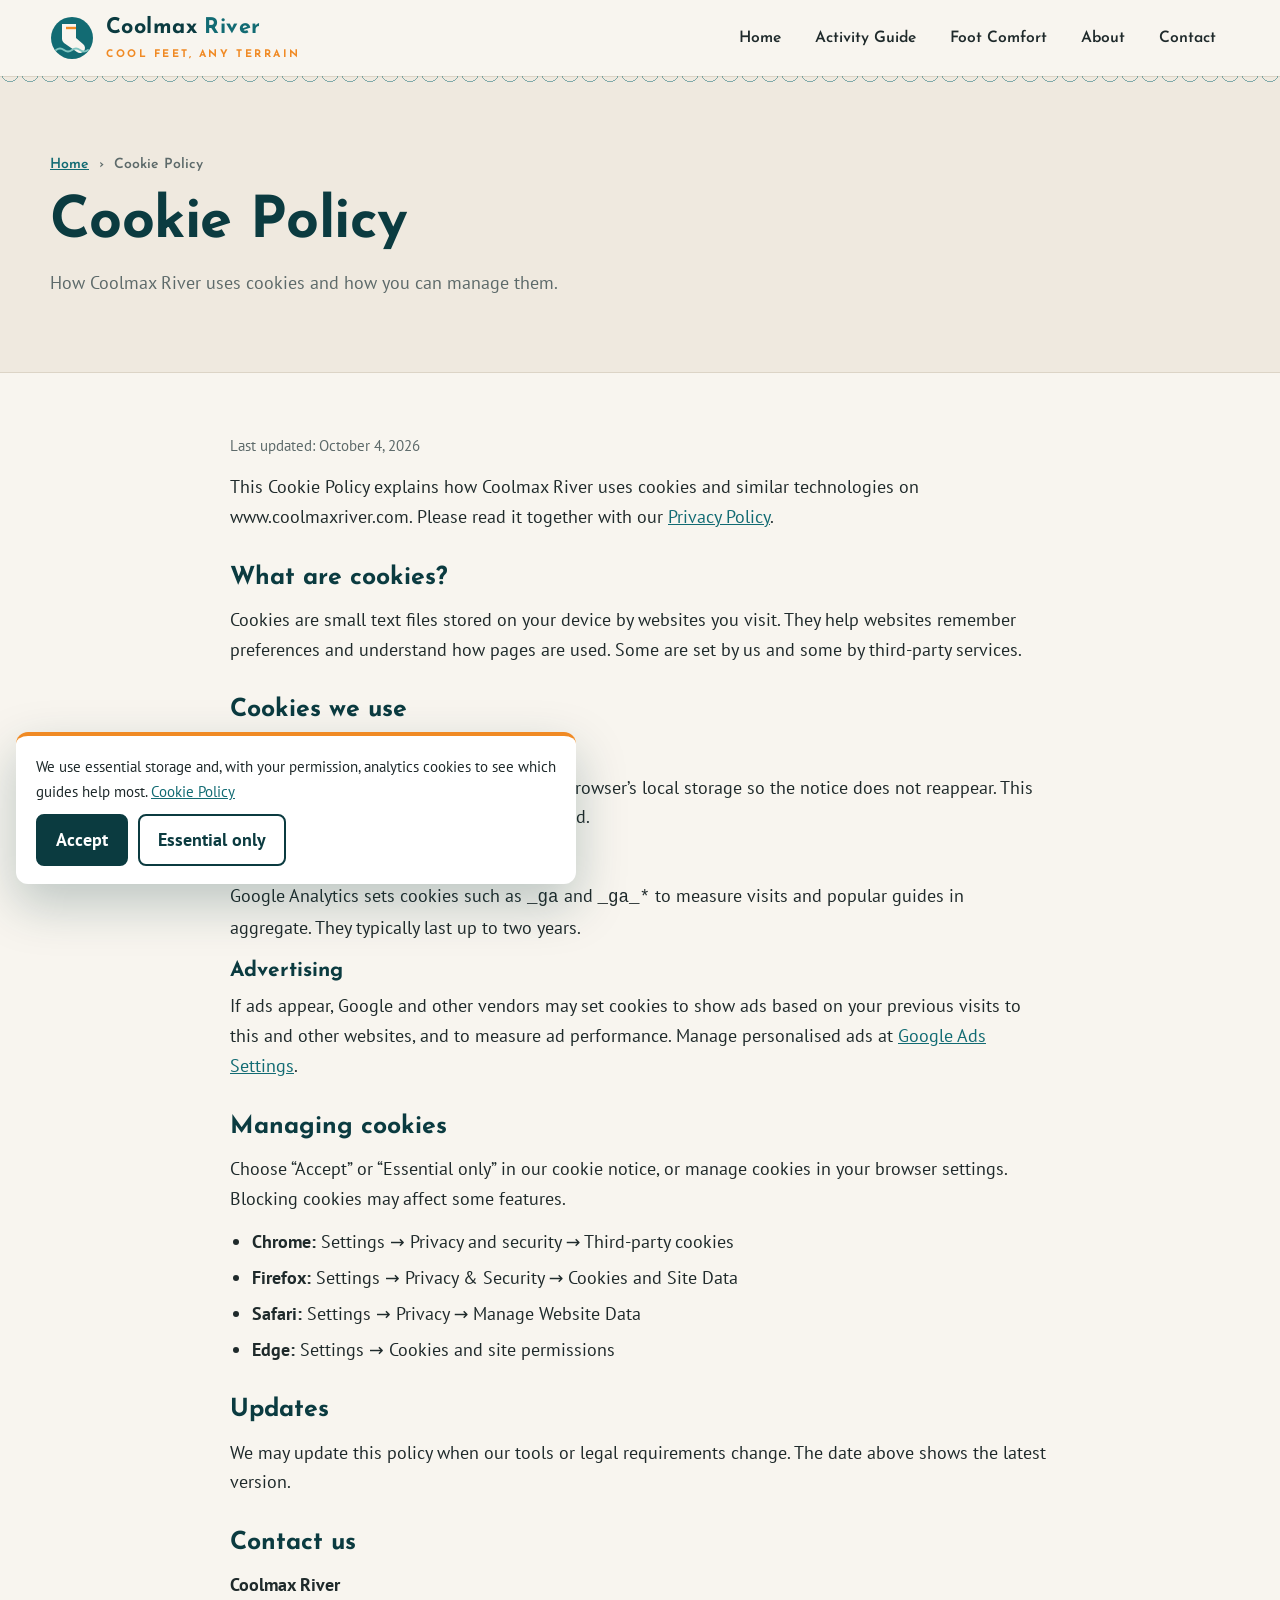
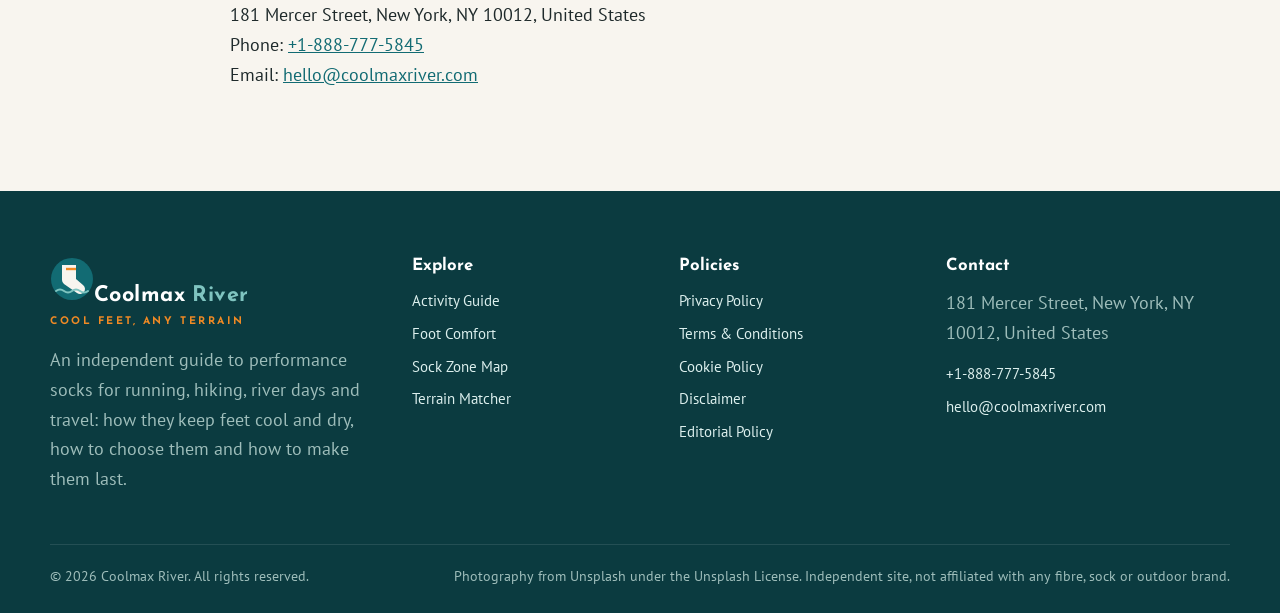
<file: cookie-policy.html>
<!DOCTYPE html>
<html lang="en">
<head>
<meta charset="UTF-8">
<meta name="viewport" content="width=device-width, initial-scale=1">
<title>Cookie Policy | Coolmax River</title>
<meta name="description" content="Learn which essential, analytics and advertising cookies Coolmax River uses and how to manage or block cookies in your browser.">
<meta name="robots" content="index, follow, max-image-preview:large">
<link rel="canonical" href="https://www.coolmaxriver.com/cookie-policy.html">
<meta property="og:type" content="website"><meta property="og:site_name" content="Coolmax River">
<meta property="og:title" content="Cookie Policy | Coolmax River"><meta property="og:description" content="Learn which essential, analytics and advertising cookies Coolmax River uses and how to manage or block cookies in your browser.">
<meta property="og:url" content="https://www.coolmaxriver.com/cookie-policy.html"><meta property="og:image" content="https://images.unsplash.com/photo-1751812685445-c324639a0624?auto=format&fit=crop&w=1200&q=75">
<meta name="twitter:card" content="summary_large_image"><meta name="theme-color" content="#0B3B40">
<link rel="icon" href="data:image/svg+xml,%3Csvg xmlns='http://www.w3.org/2000/svg' viewBox='0 0 44 44'%3E%3Ccircle cx='22' cy='22' r='21' fill='%23126B73'/%3E%3Cpath d='M16 8h10v14l7 6a5 5 0 0 1-6 8L14 27a5 5 0 0 1-2-4V8' fill='%23F8F5EF'/%3E%3C/svg%3E">
<link rel="preconnect" href="https://fonts.googleapis.com"><link rel="preconnect" href="https://fonts.gstatic.com" crossorigin><link rel="preconnect" href="https://images.unsplash.com">
<link href="https://fonts.googleapis.com/css2?family=Josefin+Sans:wght@600;700&family=PT+Sans:wght@400;700&display=swap" rel="stylesheet">
<link rel="stylesheet" href="assets/css/style.css">
<!-- Google tag (gtag.js) -->
<script async src="https://www.googletagmanager.com/gtag/js?id=G-0LY0HY7L01"></script>
<script>
  window.dataLayer = window.dataLayer || [];
  function gtag(){dataLayer.push(arguments);}
  gtag('js', new Date());
  gtag('config', 'G-0LY0HY7L01');
</script>

</head>
<body>
<a class="skip" href="#main">Skip to content</a>
<header class="hdr">
  <div class="wrap">
    <a class="logo" href="index.html" aria-label="Coolmax River home"><svg viewBox="0 0 44 44" aria-hidden="true"><circle cx="22" cy="22" r="21" fill="#126B73"/><path d="M16 8h10v14l7 6a5 5 0 0 1-6 8L14 27a5 5 0 0 1-2-4V8" fill="#F8F5EF"/><path d="M16 12h10" stroke="#F08A24" stroke-width="2.4"/><path d="M6 34q4-3 8 0t8 0 8 0 8 0" fill="none" stroke="#7FC4C0" stroke-width="2" stroke-linecap="round"/></svg><span><b>Coolmax <span>River</span></b><small>COOL FEET, ANY TERRAIN</small></span></a>
    <nav id="nav" aria-label="Main navigation"><ul class="nav"><li><a href="index.html">Home</a></li><li><a href="activity-guide.html">Activity Guide</a></li><li><a href="foot-comfort.html">Foot Comfort</a></li><li><a href="about.html">About</a></li><li><a href="contact.html">Contact</a></li></ul></nav>
    <button class="burger" aria-label="Open menu" aria-expanded="false" aria-controls="nav"><span></span><span></span><span></span></button>
  </div>
</header>
<main id="main">
<section class="ph topo"><div class="wrap"><p class="crumbs"><a href="index.html">Home</a> &nbsp;&#8250;&nbsp; Cookie Policy</p><h1>Cookie Policy</h1><p class="lead">How Coolmax River uses cookies and how you can manage them.</p></div></section><article class="prose"><p class="upd">Last updated: October 4, 2026</p>
<p>This Cookie Policy explains how Coolmax River uses cookies and similar technologies on www.coolmaxriver.com. Please read it together with our <a href="privacy-policy.html">Privacy Policy</a>.</p>
<h2>What are cookies?</h2>
<p>Cookies are small text files stored on your device by websites you visit. They help websites remember preferences and understand how pages are used. Some are set by us and some by third-party services.</p>
<h2>Cookies we use</h2>
<h3>Essential</h3>
<p>We store your cookie-notice choice in your browser&#8217;s local storage so the notice does not reappear. This is needed for the website to work as intended.</p>
<h3>Analytics</h3>
<p>Google Analytics sets cookies such as <code>_ga</code> and <code>_ga_*</code> to measure visits and popular guides in aggregate. They typically last up to two years.</p>
<h3>Advertising</h3>
<p>If ads appear, Google and other vendors may set cookies to show ads based on your previous visits to this and other websites, and to measure ad performance. Manage personalised ads at <a href="https://www.google.com/settings/ads" target="_blank" rel="noopener">Google Ads Settings</a>.</p>
<h2>Managing cookies</h2>
<p>Choose &ldquo;Accept&rdquo; or &ldquo;Essential only&rdquo; in our cookie notice, or manage cookies in your browser settings. Blocking cookies may affect some features.</p>
<ul><li><strong>Chrome:</strong> Settings &rarr; Privacy and security &rarr; Third-party cookies</li><li><strong>Firefox:</strong> Settings &rarr; Privacy &amp; Security &rarr; Cookies and Site Data</li><li><strong>Safari:</strong> Settings &rarr; Privacy &rarr; Manage Website Data</li><li><strong>Edge:</strong> Settings &rarr; Cookies and site permissions</li></ul>
<h2>Updates</h2>
<p>We may update this policy when our tools or legal requirements change. The date above shows the latest version.</p><h2>Contact us</h2><p><strong>Coolmax River</strong><br>181 Mercer Street, New York, NY 10012, United States<br>Phone: <a href="tel:+18887775845">+1-888-777-5845</a><br>Email: <a href="mailto:hello@coolmaxriver.com">hello@coolmaxriver.com</a></p></article></main>
<footer class="ftr">
  <div class="wrap">
    <div class="ftr-grid">
      <div><a class="logo" href="index.html"><svg viewBox="0 0 44 44" aria-hidden="true"><circle cx="22" cy="22" r="21" fill="#126B73"/><path d="M16 8h10v14l7 6a5 5 0 0 1-6 8L14 27a5 5 0 0 1-2-4V8" fill="#F8F5EF"/><path d="M16 12h10" stroke="#F08A24" stroke-width="2.4"/><path d="M6 34q4-3 8 0t8 0 8 0 8 0" fill="none" stroke="#7FC4C0" stroke-width="2" stroke-linecap="round"/></svg><span><b>Coolmax <span>River</span></b><small>COOL FEET, ANY TERRAIN</small></span></a><p>An independent guide to performance socks for running, hiking, river days and travel: how they keep feet cool and dry, how to choose them and how to make them last.</p></div>
      <div><h4>Explore</h4><a href="activity-guide.html">Activity Guide</a><a href="foot-comfort.html">Foot Comfort</a><a href="index.html#zones">Sock Zone Map</a><a href="index.html#terrain-sec">Terrain Matcher</a></div>
      <div><h4>Policies</h4><a href="privacy-policy.html">Privacy Policy</a><a href="terms-and-conditions.html">Terms &amp; Conditions</a><a href="cookie-policy.html">Cookie Policy</a><a href="disclaimer.html">Disclaimer</a><a href="editorial-policy.html">Editorial Policy</a></div>
      <div><h4>Contact</h4><p>181 Mercer Street, New York, NY 10012, United States</p><a href="tel:+18887775845">+1-888-777-5845</a><a href="mailto:hello@coolmaxriver.com">hello@coolmaxriver.com</a></div>
    </div>
    <div class="ftr-base"><span>&copy; <span id="year">2026</span> Coolmax River. All rights reserved.</span><span>Photography from Unsplash under the Unsplash License. Independent site, not affiliated with any fibre, sock or outdoor brand.</span></div>
  </div>
</footer>
<div class="cookie" id="cookie" role="dialog" aria-label="Cookie notice"><p>We use essential storage and, with your permission, analytics cookies to see which guides help most. <a href="cookie-policy.html">Cookie Policy</a></p><button class="y" data-cookie="accepted">Accept</button><button data-cookie="declined">Essential only</button></div>
<script src="assets/js/main.js" defer></script>
</body>
</html>
</file>
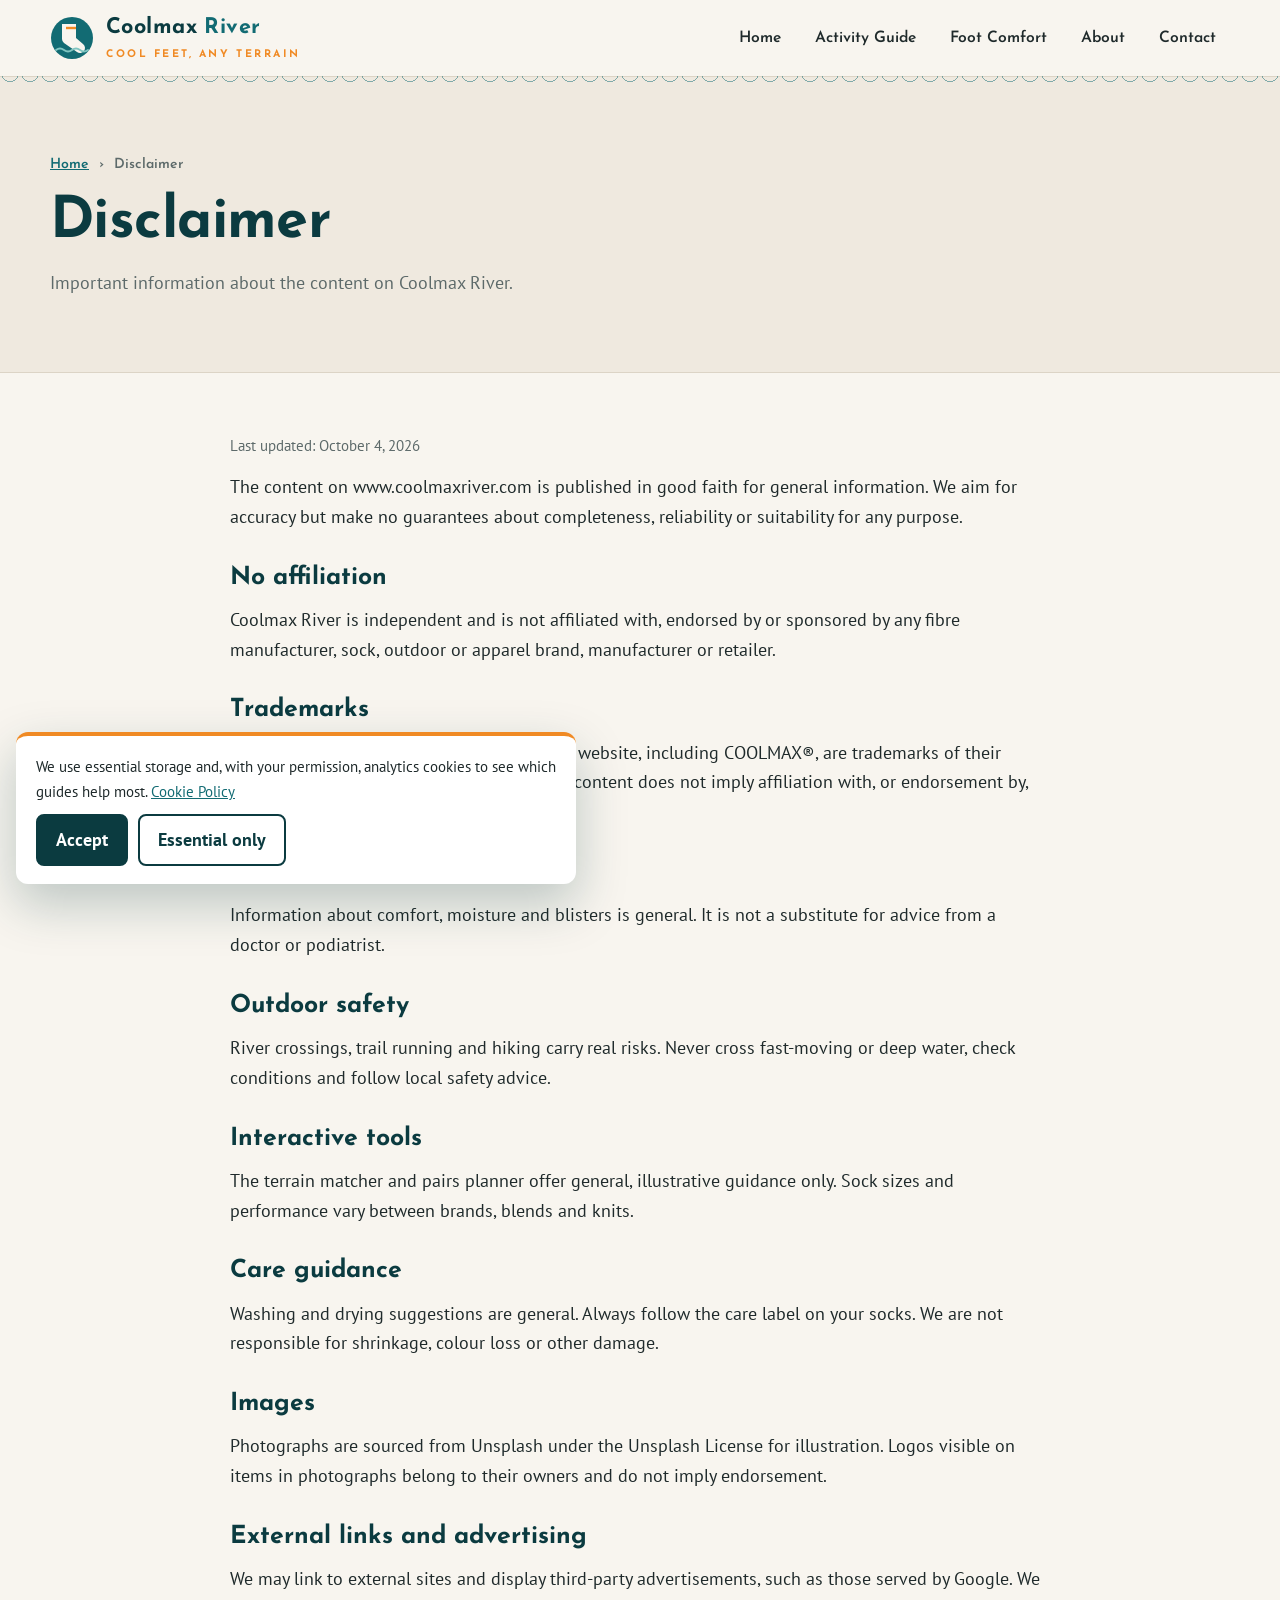
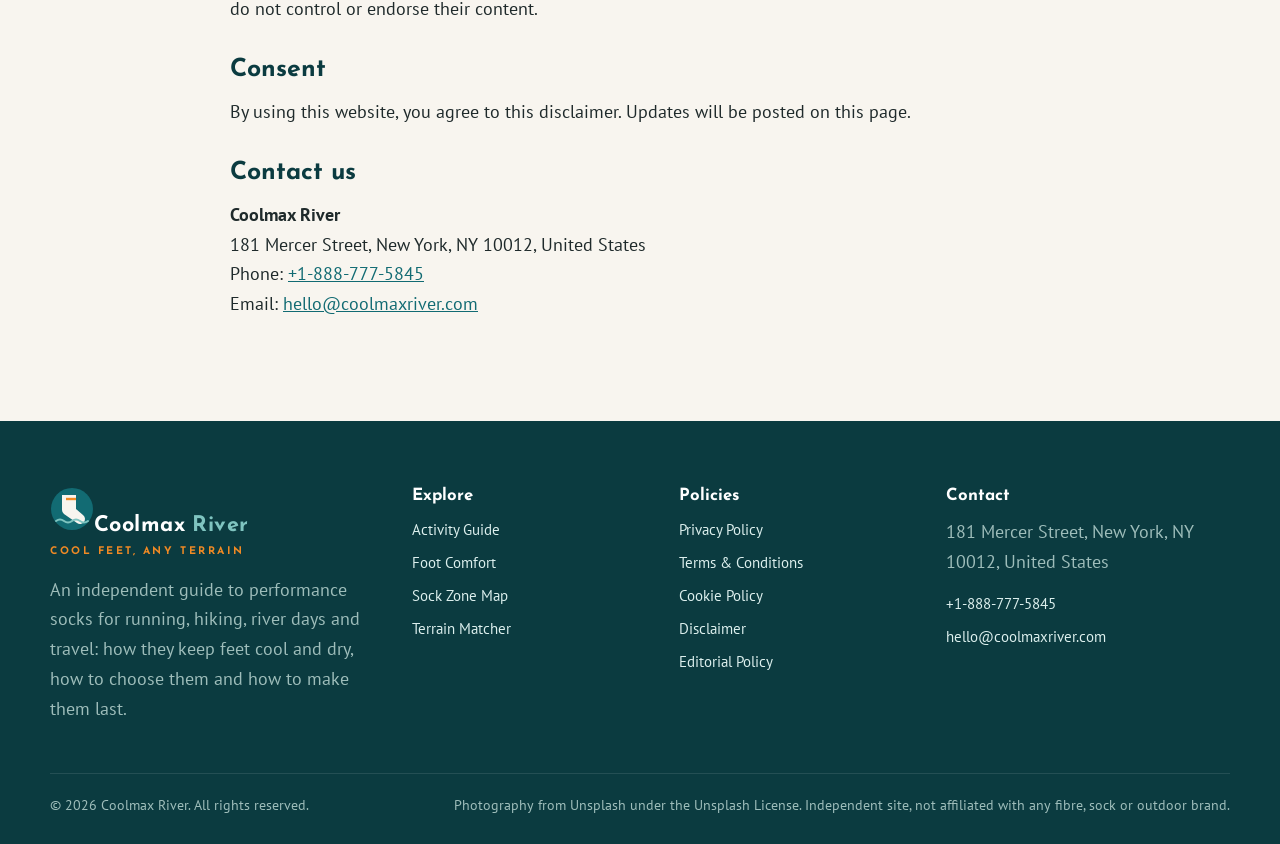
<file: disclaimer.html>
<!DOCTYPE html>
<html lang="en">
<head>
<meta charset="UTF-8">
<meta name="viewport" content="width=device-width, initial-scale=1">
<title>Disclaimer | Coolmax River</title>
<meta name="description" content="The Coolmax River disclaimer: general information, no affiliation, trademarks, not medical advice, outdoor safety, care guidance, images, links and advertising.">
<meta name="robots" content="index, follow, max-image-preview:large">
<link rel="canonical" href="https://www.coolmaxriver.com/disclaimer.html">
<meta property="og:type" content="website"><meta property="og:site_name" content="Coolmax River">
<meta property="og:title" content="Disclaimer | Coolmax River"><meta property="og:description" content="The Coolmax River disclaimer: general information, no affiliation, trademarks, not medical advice, outdoor safety, care guidance, images, links and advertising.">
<meta property="og:url" content="https://www.coolmaxriver.com/disclaimer.html"><meta property="og:image" content="https://images.unsplash.com/photo-1751812685445-c324639a0624?auto=format&fit=crop&w=1200&q=75">
<meta name="twitter:card" content="summary_large_image"><meta name="theme-color" content="#0B3B40">
<link rel="icon" href="data:image/svg+xml,%3Csvg xmlns='http://www.w3.org/2000/svg' viewBox='0 0 44 44'%3E%3Ccircle cx='22' cy='22' r='21' fill='%23126B73'/%3E%3Cpath d='M16 8h10v14l7 6a5 5 0 0 1-6 8L14 27a5 5 0 0 1-2-4V8' fill='%23F8F5EF'/%3E%3C/svg%3E">
<link rel="preconnect" href="https://fonts.googleapis.com"><link rel="preconnect" href="https://fonts.gstatic.com" crossorigin><link rel="preconnect" href="https://images.unsplash.com">
<link href="https://fonts.googleapis.com/css2?family=Josefin+Sans:wght@600;700&family=PT+Sans:wght@400;700&display=swap" rel="stylesheet">
<link rel="stylesheet" href="assets/css/style.css">
<!-- Google tag (gtag.js) -->
<script async src="https://www.googletagmanager.com/gtag/js?id=G-0LY0HY7L01"></script>
<script>
  window.dataLayer = window.dataLayer || [];
  function gtag(){dataLayer.push(arguments);}
  gtag('js', new Date());
  gtag('config', 'G-0LY0HY7L01');
</script>

</head>
<body>
<a class="skip" href="#main">Skip to content</a>
<header class="hdr">
  <div class="wrap">
    <a class="logo" href="index.html" aria-label="Coolmax River home"><svg viewBox="0 0 44 44" aria-hidden="true"><circle cx="22" cy="22" r="21" fill="#126B73"/><path d="M16 8h10v14l7 6a5 5 0 0 1-6 8L14 27a5 5 0 0 1-2-4V8" fill="#F8F5EF"/><path d="M16 12h10" stroke="#F08A24" stroke-width="2.4"/><path d="M6 34q4-3 8 0t8 0 8 0 8 0" fill="none" stroke="#7FC4C0" stroke-width="2" stroke-linecap="round"/></svg><span><b>Coolmax <span>River</span></b><small>COOL FEET, ANY TERRAIN</small></span></a>
    <nav id="nav" aria-label="Main navigation"><ul class="nav"><li><a href="index.html">Home</a></li><li><a href="activity-guide.html">Activity Guide</a></li><li><a href="foot-comfort.html">Foot Comfort</a></li><li><a href="about.html">About</a></li><li><a href="contact.html">Contact</a></li></ul></nav>
    <button class="burger" aria-label="Open menu" aria-expanded="false" aria-controls="nav"><span></span><span></span><span></span></button>
  </div>
</header>
<main id="main">
<section class="ph topo"><div class="wrap"><p class="crumbs"><a href="index.html">Home</a> &nbsp;&#8250;&nbsp; Disclaimer</p><h1>Disclaimer</h1><p class="lead">Important information about the content on Coolmax River.</p></div></section><article class="prose"><p class="upd">Last updated: October 4, 2026</p>
<p>The content on www.coolmaxriver.com is published in good faith for general information. We aim for accuracy but make no guarantees about completeness, reliability or suitability for any purpose.</p>
<h2>No affiliation</h2>
<p>Coolmax River is independent and is not affiliated with, endorsed by or sponsored by any fibre manufacturer, sock, outdoor or apparel brand, manufacturer or retailer.</p>
<h2>Trademarks</h2>
<p>Any fibre or brand names mentioned on this website, including COOLMAX&reg;, are trademarks of their respective owners. Their use in our name or content does not imply affiliation with, or endorsement by, those owners.</p>
<h2>Not medical advice</h2>
<p>Information about comfort, moisture and blisters is general. It is not a substitute for advice from a doctor or podiatrist.</p>
<h2>Outdoor safety</h2>
<p>River crossings, trail running and hiking carry real risks. Never cross fast-moving or deep water, check conditions and follow local safety advice.</p>
<h2>Interactive tools</h2>
<p>The terrain matcher and pairs planner offer general, illustrative guidance only. Sock sizes and performance vary between brands, blends and knits.</p>
<h2>Care guidance</h2>
<p>Washing and drying suggestions are general. Always follow the care label on your socks. We are not responsible for shrinkage, colour loss or other damage.</p>
<h2>Images</h2>
<p>Photographs are sourced from Unsplash under the Unsplash License for illustration. Logos visible on items in photographs belong to their owners and do not imply endorsement.</p>
<h2>External links and advertising</h2>
<p>We may link to external sites and display third-party advertisements, such as those served by Google. We do not control or endorse their content.</p>
<h2>Consent</h2>
<p>By using this website, you agree to this disclaimer. Updates will be posted on this page.</p><h2>Contact us</h2><p><strong>Coolmax River</strong><br>181 Mercer Street, New York, NY 10012, United States<br>Phone: <a href="tel:+18887775845">+1-888-777-5845</a><br>Email: <a href="mailto:hello@coolmaxriver.com">hello@coolmaxriver.com</a></p></article></main>
<footer class="ftr">
  <div class="wrap">
    <div class="ftr-grid">
      <div><a class="logo" href="index.html"><svg viewBox="0 0 44 44" aria-hidden="true"><circle cx="22" cy="22" r="21" fill="#126B73"/><path d="M16 8h10v14l7 6a5 5 0 0 1-6 8L14 27a5 5 0 0 1-2-4V8" fill="#F8F5EF"/><path d="M16 12h10" stroke="#F08A24" stroke-width="2.4"/><path d="M6 34q4-3 8 0t8 0 8 0 8 0" fill="none" stroke="#7FC4C0" stroke-width="2" stroke-linecap="round"/></svg><span><b>Coolmax <span>River</span></b><small>COOL FEET, ANY TERRAIN</small></span></a><p>An independent guide to performance socks for running, hiking, river days and travel: how they keep feet cool and dry, how to choose them and how to make them last.</p></div>
      <div><h4>Explore</h4><a href="activity-guide.html">Activity Guide</a><a href="foot-comfort.html">Foot Comfort</a><a href="index.html#zones">Sock Zone Map</a><a href="index.html#terrain-sec">Terrain Matcher</a></div>
      <div><h4>Policies</h4><a href="privacy-policy.html">Privacy Policy</a><a href="terms-and-conditions.html">Terms &amp; Conditions</a><a href="cookie-policy.html">Cookie Policy</a><a href="disclaimer.html">Disclaimer</a><a href="editorial-policy.html">Editorial Policy</a></div>
      <div><h4>Contact</h4><p>181 Mercer Street, New York, NY 10012, United States</p><a href="tel:+18887775845">+1-888-777-5845</a><a href="mailto:hello@coolmaxriver.com">hello@coolmaxriver.com</a></div>
    </div>
    <div class="ftr-base"><span>&copy; <span id="year">2026</span> Coolmax River. All rights reserved.</span><span>Photography from Unsplash under the Unsplash License. Independent site, not affiliated with any fibre, sock or outdoor brand.</span></div>
  </div>
</footer>
<div class="cookie" id="cookie" role="dialog" aria-label="Cookie notice"><p>We use essential storage and, with your permission, analytics cookies to see which guides help most. <a href="cookie-policy.html">Cookie Policy</a></p><button class="y" data-cookie="accepted">Accept</button><button data-cookie="declined">Essential only</button></div>
<script src="assets/js/main.js" defer></script>
</body>
</html>
</file>
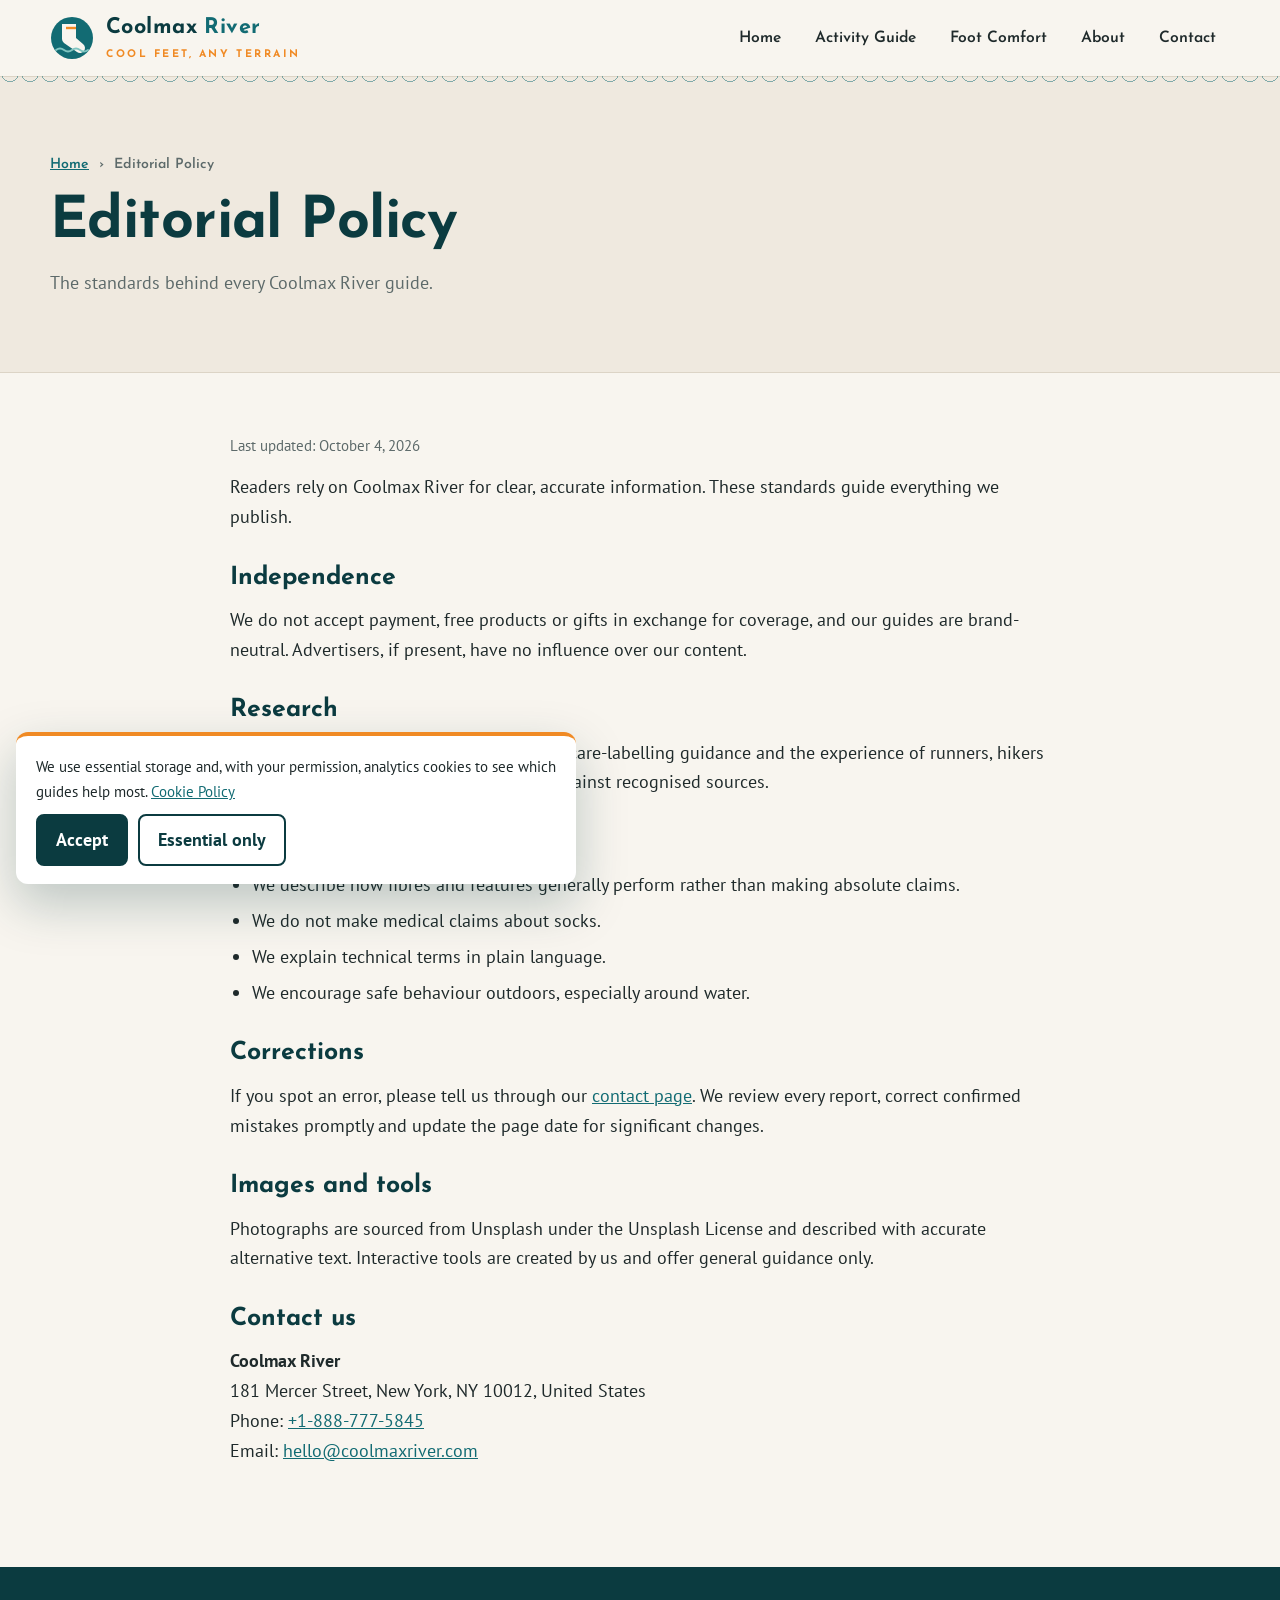
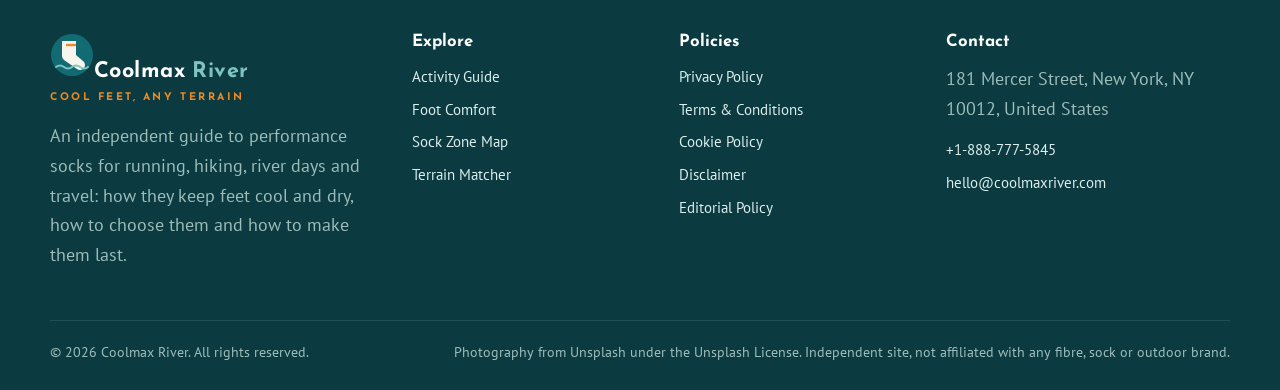
<file: editorial-policy.html>
<!DOCTYPE html>
<html lang="en">
<head>
<meta charset="UTF-8">
<meta name="viewport" content="width=device-width, initial-scale=1">
<title>Editorial Policy | Coolmax River</title>
<meta name="description" content="How Coolmax River researches performance socks, stays independent and brand-neutral and corrects errors.">
<meta name="robots" content="index, follow, max-image-preview:large">
<link rel="canonical" href="https://www.coolmaxriver.com/editorial-policy.html">
<meta property="og:type" content="website"><meta property="og:site_name" content="Coolmax River">
<meta property="og:title" content="Editorial Policy | Coolmax River"><meta property="og:description" content="How Coolmax River researches performance socks, stays independent and brand-neutral and corrects errors.">
<meta property="og:url" content="https://www.coolmaxriver.com/editorial-policy.html"><meta property="og:image" content="https://images.unsplash.com/photo-1751812685445-c324639a0624?auto=format&fit=crop&w=1200&q=75">
<meta name="twitter:card" content="summary_large_image"><meta name="theme-color" content="#0B3B40">
<link rel="icon" href="data:image/svg+xml,%3Csvg xmlns='http://www.w3.org/2000/svg' viewBox='0 0 44 44'%3E%3Ccircle cx='22' cy='22' r='21' fill='%23126B73'/%3E%3Cpath d='M16 8h10v14l7 6a5 5 0 0 1-6 8L14 27a5 5 0 0 1-2-4V8' fill='%23F8F5EF'/%3E%3C/svg%3E">
<link rel="preconnect" href="https://fonts.googleapis.com"><link rel="preconnect" href="https://fonts.gstatic.com" crossorigin><link rel="preconnect" href="https://images.unsplash.com">
<link href="https://fonts.googleapis.com/css2?family=Josefin+Sans:wght@600;700&family=PT+Sans:wght@400;700&display=swap" rel="stylesheet">
<link rel="stylesheet" href="assets/css/style.css">
<!-- Google tag (gtag.js) -->
<script async src="https://www.googletagmanager.com/gtag/js?id=G-0LY0HY7L01"></script>
<script>
  window.dataLayer = window.dataLayer || [];
  function gtag(){dataLayer.push(arguments);}
  gtag('js', new Date());
  gtag('config', 'G-0LY0HY7L01');
</script>

</head>
<body>
<a class="skip" href="#main">Skip to content</a>
<header class="hdr">
  <div class="wrap">
    <a class="logo" href="index.html" aria-label="Coolmax River home"><svg viewBox="0 0 44 44" aria-hidden="true"><circle cx="22" cy="22" r="21" fill="#126B73"/><path d="M16 8h10v14l7 6a5 5 0 0 1-6 8L14 27a5 5 0 0 1-2-4V8" fill="#F8F5EF"/><path d="M16 12h10" stroke="#F08A24" stroke-width="2.4"/><path d="M6 34q4-3 8 0t8 0 8 0 8 0" fill="none" stroke="#7FC4C0" stroke-width="2" stroke-linecap="round"/></svg><span><b>Coolmax <span>River</span></b><small>COOL FEET, ANY TERRAIN</small></span></a>
    <nav id="nav" aria-label="Main navigation"><ul class="nav"><li><a href="index.html">Home</a></li><li><a href="activity-guide.html">Activity Guide</a></li><li><a href="foot-comfort.html">Foot Comfort</a></li><li><a href="about.html">About</a></li><li><a href="contact.html">Contact</a></li></ul></nav>
    <button class="burger" aria-label="Open menu" aria-expanded="false" aria-controls="nav"><span></span><span></span><span></span></button>
  </div>
</header>
<main id="main">
<section class="ph topo"><div class="wrap"><p class="crumbs"><a href="index.html">Home</a> &nbsp;&#8250;&nbsp; Editorial Policy</p><h1>Editorial Policy</h1><p class="lead">The standards behind every Coolmax River guide.</p></div></section><article class="prose"><p class="upd">Last updated: October 4, 2026</p>
<p>Readers rely on Coolmax River for clear, accurate information. These standards guide everything we publish.</p>
<h2>Independence</h2>
<p>We do not accept payment, free products or gifts in exchange for coverage, and our guides are brand-neutral. Advertisers, if present, have no influence over our content.</p>
<h2>Research</h2>
<p>We draw on textile and outdoor references, care-labelling guidance and the experience of runners, hikers and paddlers. Technical facts are checked against recognised sources.</p>
<h2>Responsible writing</h2>
<ul><li>We describe how fibres and features generally perform rather than making absolute claims.</li><li>We do not make medical claims about socks.</li><li>We explain technical terms in plain language.</li><li>We encourage safe behaviour outdoors, especially around water.</li></ul>
<h2>Corrections</h2>
<p>If you spot an error, please tell us through our <a href="contact.html">contact page</a>. We review every report, correct confirmed mistakes promptly and update the page date for significant changes.</p>
<h2>Images and tools</h2>
<p>Photographs are sourced from Unsplash under the Unsplash License and described with accurate alternative text. Interactive tools are created by us and offer general guidance only.</p><h2>Contact us</h2><p><strong>Coolmax River</strong><br>181 Mercer Street, New York, NY 10012, United States<br>Phone: <a href="tel:+18887775845">+1-888-777-5845</a><br>Email: <a href="mailto:hello@coolmaxriver.com">hello@coolmaxriver.com</a></p></article></main>
<footer class="ftr">
  <div class="wrap">
    <div class="ftr-grid">
      <div><a class="logo" href="index.html"><svg viewBox="0 0 44 44" aria-hidden="true"><circle cx="22" cy="22" r="21" fill="#126B73"/><path d="M16 8h10v14l7 6a5 5 0 0 1-6 8L14 27a5 5 0 0 1-2-4V8" fill="#F8F5EF"/><path d="M16 12h10" stroke="#F08A24" stroke-width="2.4"/><path d="M6 34q4-3 8 0t8 0 8 0 8 0" fill="none" stroke="#7FC4C0" stroke-width="2" stroke-linecap="round"/></svg><span><b>Coolmax <span>River</span></b><small>COOL FEET, ANY TERRAIN</small></span></a><p>An independent guide to performance socks for running, hiking, river days and travel: how they keep feet cool and dry, how to choose them and how to make them last.</p></div>
      <div><h4>Explore</h4><a href="activity-guide.html">Activity Guide</a><a href="foot-comfort.html">Foot Comfort</a><a href="index.html#zones">Sock Zone Map</a><a href="index.html#terrain-sec">Terrain Matcher</a></div>
      <div><h4>Policies</h4><a href="privacy-policy.html">Privacy Policy</a><a href="terms-and-conditions.html">Terms &amp; Conditions</a><a href="cookie-policy.html">Cookie Policy</a><a href="disclaimer.html">Disclaimer</a><a href="editorial-policy.html">Editorial Policy</a></div>
      <div><h4>Contact</h4><p>181 Mercer Street, New York, NY 10012, United States</p><a href="tel:+18887775845">+1-888-777-5845</a><a href="mailto:hello@coolmaxriver.com">hello@coolmaxriver.com</a></div>
    </div>
    <div class="ftr-base"><span>&copy; <span id="year">2026</span> Coolmax River. All rights reserved.</span><span>Photography from Unsplash under the Unsplash License. Independent site, not affiliated with any fibre, sock or outdoor brand.</span></div>
  </div>
</footer>
<div class="cookie" id="cookie" role="dialog" aria-label="Cookie notice"><p>We use essential storage and, with your permission, analytics cookies to see which guides help most. <a href="cookie-policy.html">Cookie Policy</a></p><button class="y" data-cookie="accepted">Accept</button><button data-cookie="declined">Essential only</button></div>
<script src="assets/js/main.js" defer></script>
</body>
</html>
</file>
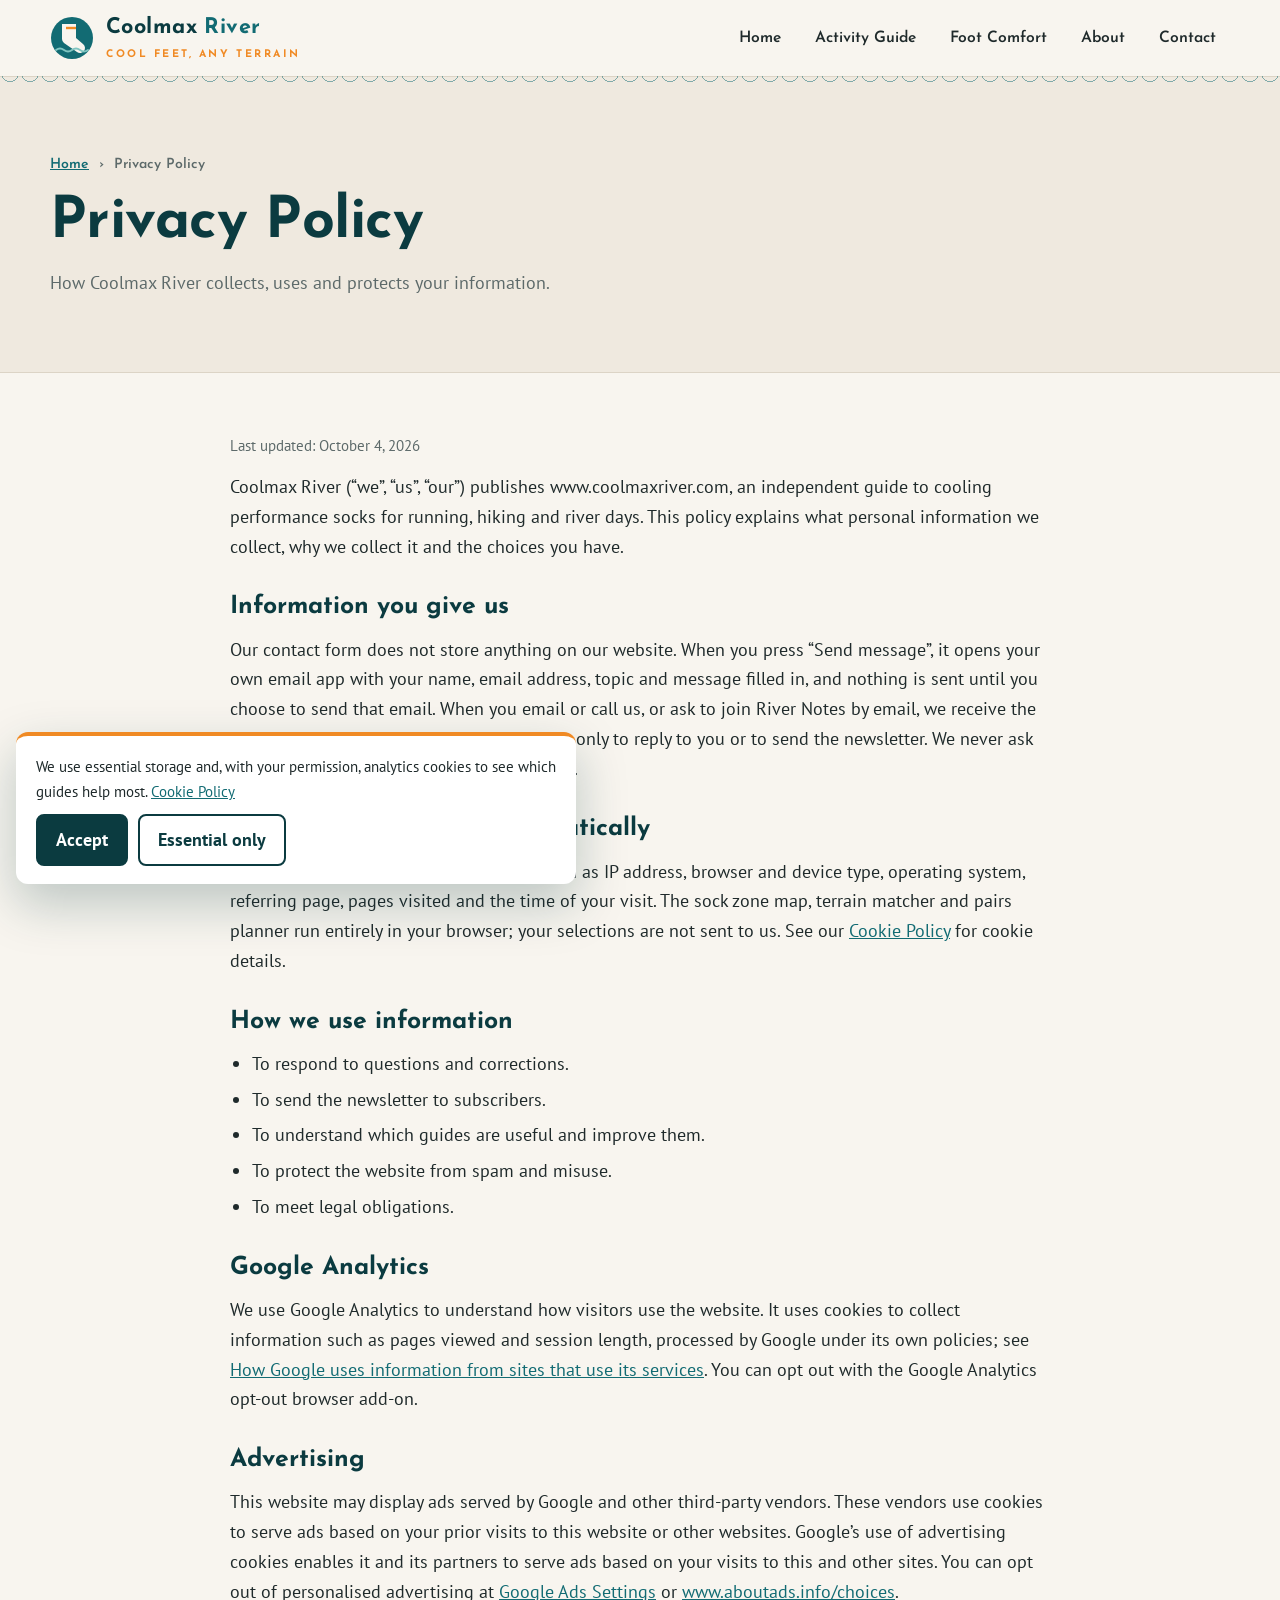
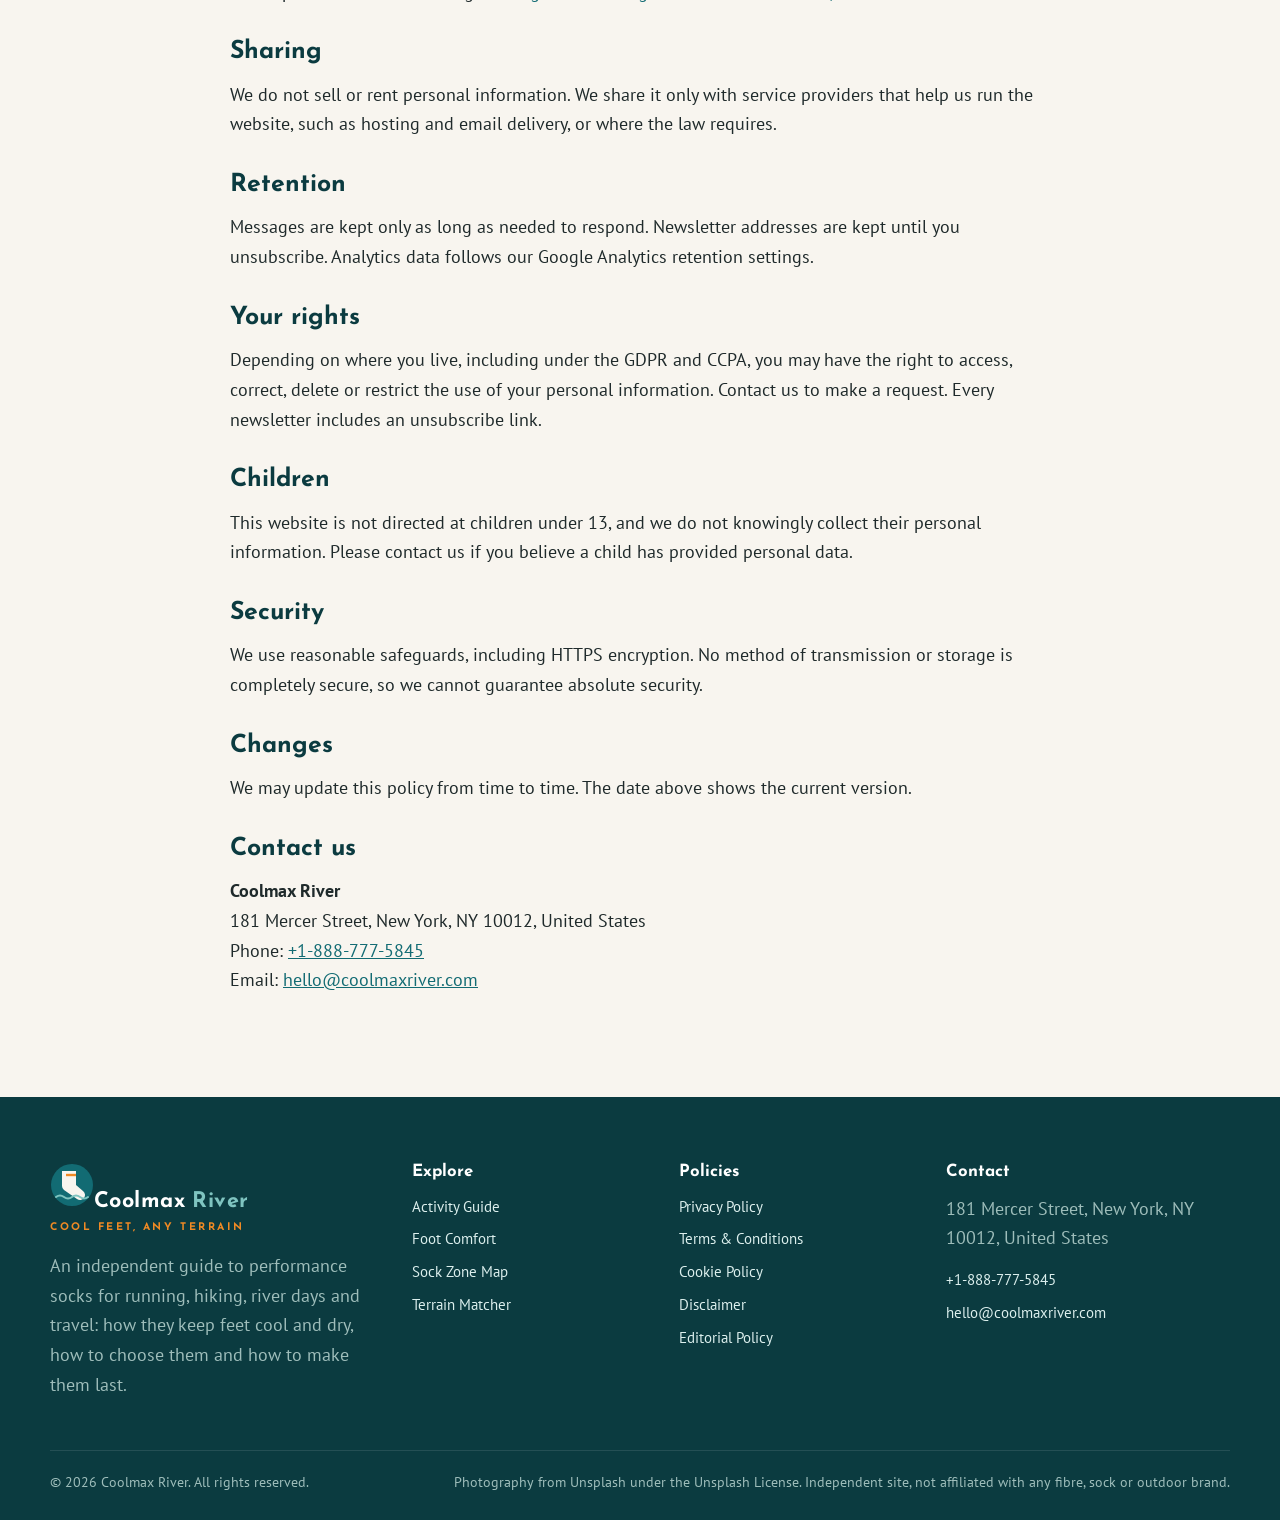
<file: privacy-policy.html>
<!DOCTYPE html>
<html lang="en">
<head>
<meta charset="UTF-8">
<meta name="viewport" content="width=device-width, initial-scale=1">
<title>Privacy Policy | Coolmax River</title>
<meta name="description" content="How Coolmax River handles personal information from contact messages and newsletter sign-ups, and how Google Analytics and advertising cookies are used.">
<meta name="robots" content="index, follow, max-image-preview:large">
<link rel="canonical" href="https://www.coolmaxriver.com/privacy-policy.html">
<meta property="og:type" content="website"><meta property="og:site_name" content="Coolmax River">
<meta property="og:title" content="Privacy Policy | Coolmax River"><meta property="og:description" content="How Coolmax River handles personal information from contact messages and newsletter sign-ups, and how Google Analytics and advertising cookies are used.">
<meta property="og:url" content="https://www.coolmaxriver.com/privacy-policy.html"><meta property="og:image" content="https://images.unsplash.com/photo-1751812685445-c324639a0624?auto=format&fit=crop&w=1200&q=75">
<meta name="twitter:card" content="summary_large_image"><meta name="theme-color" content="#0B3B40">
<link rel="icon" href="data:image/svg+xml,%3Csvg xmlns='http://www.w3.org/2000/svg' viewBox='0 0 44 44'%3E%3Ccircle cx='22' cy='22' r='21' fill='%23126B73'/%3E%3Cpath d='M16 8h10v14l7 6a5 5 0 0 1-6 8L14 27a5 5 0 0 1-2-4V8' fill='%23F8F5EF'/%3E%3C/svg%3E">
<link rel="preconnect" href="https://fonts.googleapis.com"><link rel="preconnect" href="https://fonts.gstatic.com" crossorigin><link rel="preconnect" href="https://images.unsplash.com">
<link href="https://fonts.googleapis.com/css2?family=Josefin+Sans:wght@600;700&family=PT+Sans:wght@400;700&display=swap" rel="stylesheet">
<link rel="stylesheet" href="assets/css/style.css">
<!-- Google tag (gtag.js) -->
<script async src="https://www.googletagmanager.com/gtag/js?id=G-0LY0HY7L01"></script>
<script>
  window.dataLayer = window.dataLayer || [];
  function gtag(){dataLayer.push(arguments);}
  gtag('js', new Date());
  gtag('config', 'G-0LY0HY7L01');
</script>

</head>
<body>
<a class="skip" href="#main">Skip to content</a>
<header class="hdr">
  <div class="wrap">
    <a class="logo" href="index.html" aria-label="Coolmax River home"><svg viewBox="0 0 44 44" aria-hidden="true"><circle cx="22" cy="22" r="21" fill="#126B73"/><path d="M16 8h10v14l7 6a5 5 0 0 1-6 8L14 27a5 5 0 0 1-2-4V8" fill="#F8F5EF"/><path d="M16 12h10" stroke="#F08A24" stroke-width="2.4"/><path d="M6 34q4-3 8 0t8 0 8 0 8 0" fill="none" stroke="#7FC4C0" stroke-width="2" stroke-linecap="round"/></svg><span><b>Coolmax <span>River</span></b><small>COOL FEET, ANY TERRAIN</small></span></a>
    <nav id="nav" aria-label="Main navigation"><ul class="nav"><li><a href="index.html">Home</a></li><li><a href="activity-guide.html">Activity Guide</a></li><li><a href="foot-comfort.html">Foot Comfort</a></li><li><a href="about.html">About</a></li><li><a href="contact.html">Contact</a></li></ul></nav>
    <button class="burger" aria-label="Open menu" aria-expanded="false" aria-controls="nav"><span></span><span></span><span></span></button>
  </div>
</header>
<main id="main">
<section class="ph topo"><div class="wrap"><p class="crumbs"><a href="index.html">Home</a> &nbsp;&#8250;&nbsp; Privacy Policy</p><h1>Privacy Policy</h1><p class="lead">How Coolmax River collects, uses and protects your information.</p></div></section><article class="prose"><p class="upd">Last updated: October 4, 2026</p>
<p>Coolmax River (&ldquo;we&rdquo;, &ldquo;us&rdquo;, &ldquo;our&rdquo;) publishes www.coolmaxriver.com, an independent guide to cooling performance socks for running, hiking and river days. This policy explains what personal information we collect, why we collect it and the choices you have.</p>
<h2>Information you give us</h2>
<p>Our contact form does not store anything on our website. When you press &ldquo;Send message&rdquo;, it opens your own email app with your name, email address, topic and message filled in, and nothing is sent until you choose to send that email. When you email or call us, or ask to join River Notes by email, we receive the details you include. We use this information only to reply to you or to send the newsletter. We never ask for payment details because we sell nothing.</p>
<h2>Information collected automatically</h2>
<p>We automatically receive technical data such as IP address, browser and device type, operating system, referring page, pages visited and the time of your visit. The sock zone map, terrain matcher and pairs planner run entirely in your browser; your selections are not sent to us. See our <a href="cookie-policy.html">Cookie Policy</a> for cookie details.</p>
<h2>How we use information</h2>
<ul><li>To respond to questions and corrections.</li><li>To send the newsletter to subscribers.</li><li>To understand which guides are useful and improve them.</li><li>To protect the website from spam and misuse.</li><li>To meet legal obligations.</li></ul>
<h2>Google Analytics</h2>
<p>We use Google Analytics to understand how visitors use the website. It uses cookies to collect information such as pages viewed and session length, processed by Google under its own policies; see <a href="https://policies.google.com/technologies/partner-sites" target="_blank" rel="noopener">How Google uses information from sites that use its services</a>. You can opt out with the Google Analytics opt-out browser add-on.</p>
<h2>Advertising</h2>
<p>This website may display ads served by Google and other third-party vendors. These vendors use cookies to serve ads based on your prior visits to this website or other websites. Google&#8217;s use of advertising cookies enables it and its partners to serve ads based on your visits to this and other sites. You can opt out of personalised advertising at <a href="https://www.google.com/settings/ads" target="_blank" rel="noopener">Google Ads Settings</a> or <a href="https://www.aboutads.info/choices" target="_blank" rel="noopener">www.aboutads.info/choices</a>.</p>
<h2>Sharing</h2>
<p>We do not sell or rent personal information. We share it only with service providers that help us run the website, such as hosting and email delivery, or where the law requires.</p>
<h2>Retention</h2>
<p>Messages are kept only as long as needed to respond. Newsletter addresses are kept until you unsubscribe. Analytics data follows our Google Analytics retention settings.</p>
<h2>Your rights</h2>
<p>Depending on where you live, including under the GDPR and CCPA, you may have the right to access, correct, delete or restrict the use of your personal information. Contact us to make a request. Every newsletter includes an unsubscribe link.</p>
<h2>Children</h2>
<p>This website is not directed at children under 13, and we do not knowingly collect their personal information. Please contact us if you believe a child has provided personal data.</p>
<h2>Security</h2>
<p>We use reasonable safeguards, including HTTPS encryption. No method of transmission or storage is completely secure, so we cannot guarantee absolute security.</p>
<h2>Changes</h2>
<p>We may update this policy from time to time. The date above shows the current version.</p><h2>Contact us</h2><p><strong>Coolmax River</strong><br>181 Mercer Street, New York, NY 10012, United States<br>Phone: <a href="tel:+18887775845">+1-888-777-5845</a><br>Email: <a href="mailto:hello@coolmaxriver.com">hello@coolmaxriver.com</a></p></article></main>
<footer class="ftr">
  <div class="wrap">
    <div class="ftr-grid">
      <div><a class="logo" href="index.html"><svg viewBox="0 0 44 44" aria-hidden="true"><circle cx="22" cy="22" r="21" fill="#126B73"/><path d="M16 8h10v14l7 6a5 5 0 0 1-6 8L14 27a5 5 0 0 1-2-4V8" fill="#F8F5EF"/><path d="M16 12h10" stroke="#F08A24" stroke-width="2.4"/><path d="M6 34q4-3 8 0t8 0 8 0 8 0" fill="none" stroke="#7FC4C0" stroke-width="2" stroke-linecap="round"/></svg><span><b>Coolmax <span>River</span></b><small>COOL FEET, ANY TERRAIN</small></span></a><p>An independent guide to performance socks for running, hiking, river days and travel: how they keep feet cool and dry, how to choose them and how to make them last.</p></div>
      <div><h4>Explore</h4><a href="activity-guide.html">Activity Guide</a><a href="foot-comfort.html">Foot Comfort</a><a href="index.html#zones">Sock Zone Map</a><a href="index.html#terrain-sec">Terrain Matcher</a></div>
      <div><h4>Policies</h4><a href="privacy-policy.html">Privacy Policy</a><a href="terms-and-conditions.html">Terms &amp; Conditions</a><a href="cookie-policy.html">Cookie Policy</a><a href="disclaimer.html">Disclaimer</a><a href="editorial-policy.html">Editorial Policy</a></div>
      <div><h4>Contact</h4><p>181 Mercer Street, New York, NY 10012, United States</p><a href="tel:+18887775845">+1-888-777-5845</a><a href="mailto:hello@coolmaxriver.com">hello@coolmaxriver.com</a></div>
    </div>
    <div class="ftr-base"><span>&copy; <span id="year">2026</span> Coolmax River. All rights reserved.</span><span>Photography from Unsplash under the Unsplash License. Independent site, not affiliated with any fibre, sock or outdoor brand.</span></div>
  </div>
</footer>
<div class="cookie" id="cookie" role="dialog" aria-label="Cookie notice"><p>We use essential storage and, with your permission, analytics cookies to see which guides help most. <a href="cookie-policy.html">Cookie Policy</a></p><button class="y" data-cookie="accepted">Accept</button><button data-cookie="declined">Essential only</button></div>
<script src="assets/js/main.js" defer></script>
</body>
</html>
</file>
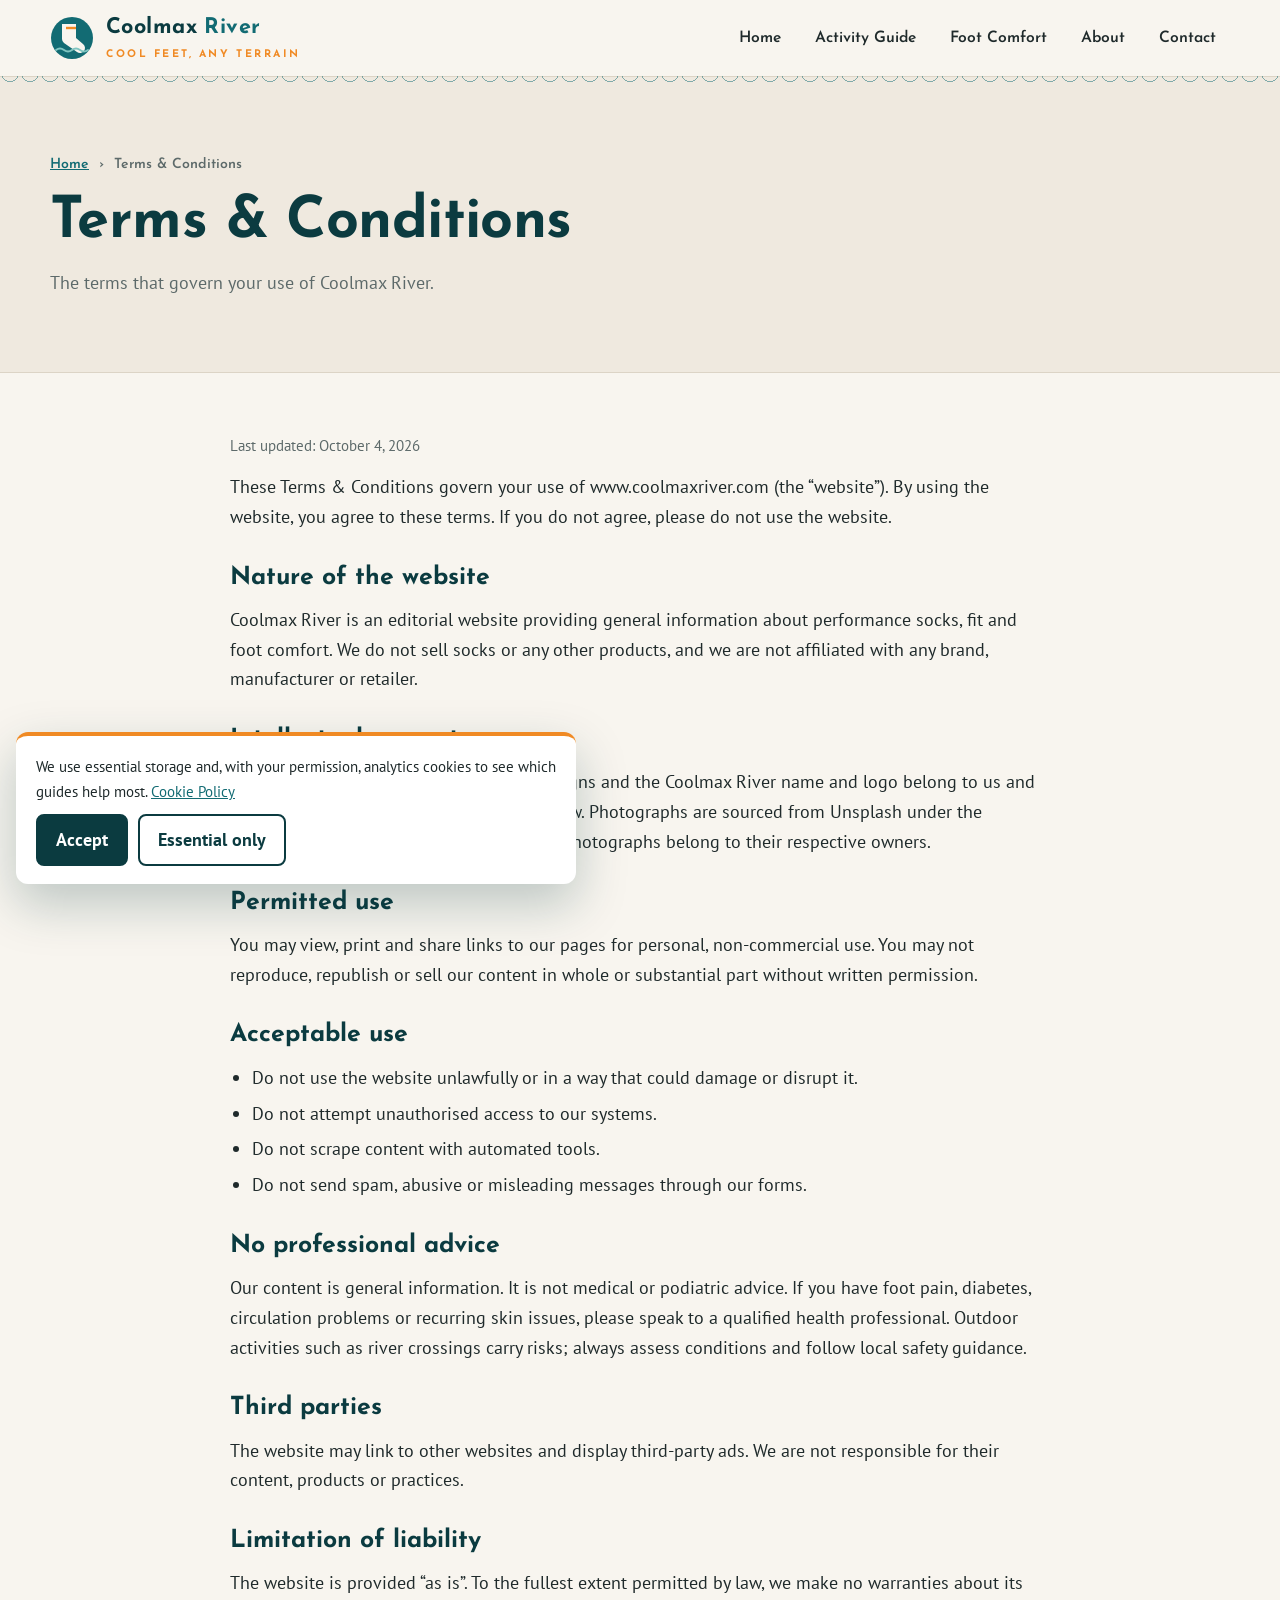
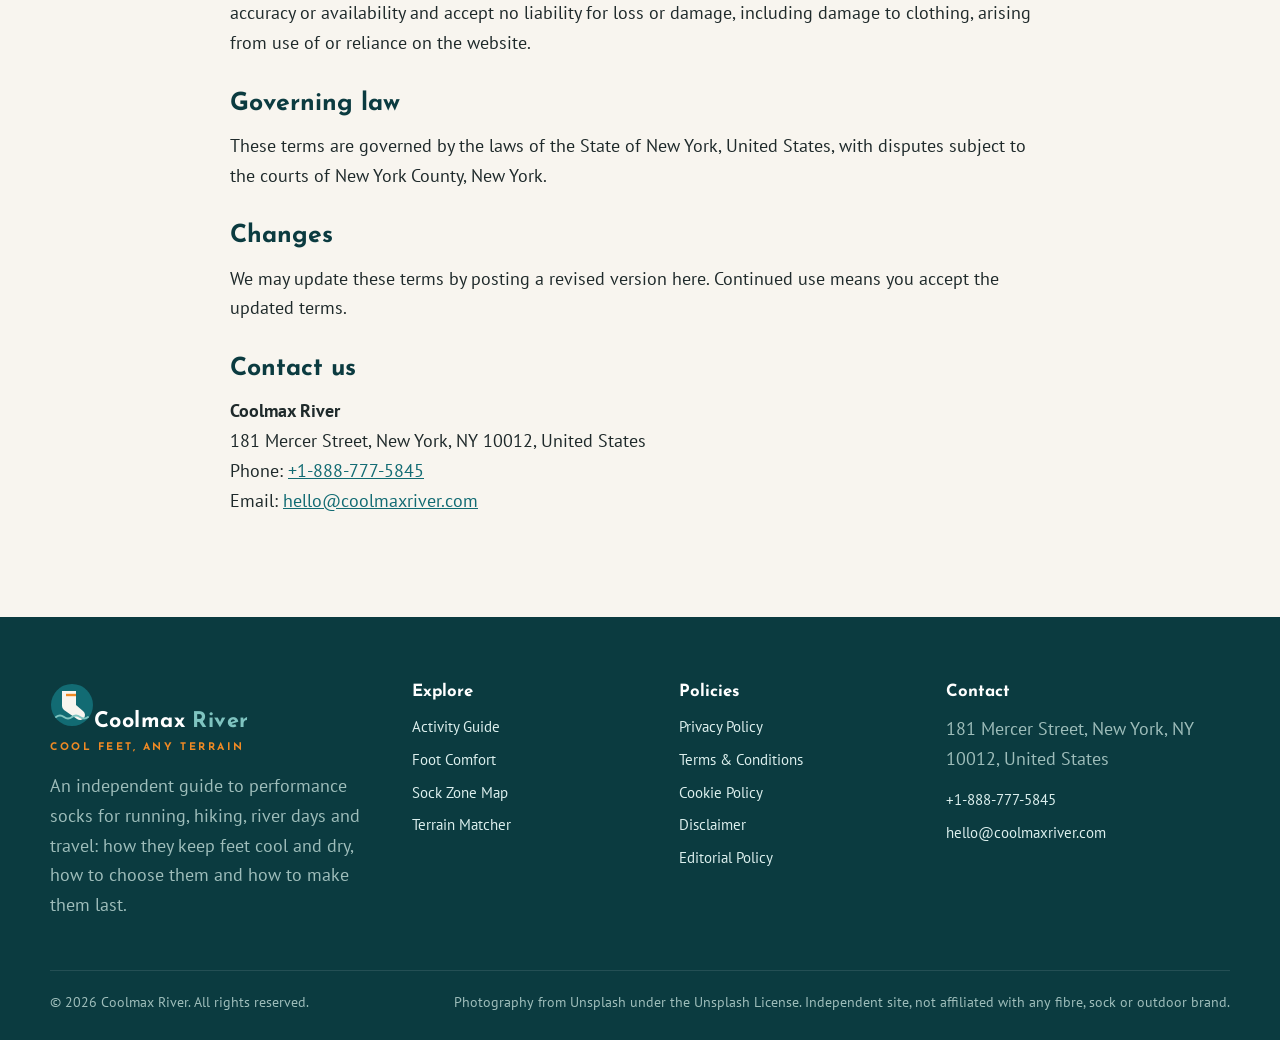
<file: terms-and-conditions.html>
<!DOCTYPE html>
<html lang="en">
<head>
<meta charset="UTF-8">
<meta name="viewport" content="width=device-width, initial-scale=1">
<title>Terms &amp; Conditions | Coolmax River</title>
<meta name="description" content="Terms and conditions for using Coolmax River, including its editorial nature, intellectual property, acceptable use and limitation of liability.">
<meta name="robots" content="index, follow, max-image-preview:large">
<link rel="canonical" href="https://www.coolmaxriver.com/terms-and-conditions.html">
<meta property="og:type" content="website"><meta property="og:site_name" content="Coolmax River">
<meta property="og:title" content="Terms &amp; Conditions | Coolmax River"><meta property="og:description" content="Terms and conditions for using Coolmax River, including its editorial nature, intellectual property, acceptable use and limitation of liability.">
<meta property="og:url" content="https://www.coolmaxriver.com/terms-and-conditions.html"><meta property="og:image" content="https://images.unsplash.com/photo-1751812685445-c324639a0624?auto=format&fit=crop&w=1200&q=75">
<meta name="twitter:card" content="summary_large_image"><meta name="theme-color" content="#0B3B40">
<link rel="icon" href="data:image/svg+xml,%3Csvg xmlns='http://www.w3.org/2000/svg' viewBox='0 0 44 44'%3E%3Ccircle cx='22' cy='22' r='21' fill='%23126B73'/%3E%3Cpath d='M16 8h10v14l7 6a5 5 0 0 1-6 8L14 27a5 5 0 0 1-2-4V8' fill='%23F8F5EF'/%3E%3C/svg%3E">
<link rel="preconnect" href="https://fonts.googleapis.com"><link rel="preconnect" href="https://fonts.gstatic.com" crossorigin><link rel="preconnect" href="https://images.unsplash.com">
<link href="https://fonts.googleapis.com/css2?family=Josefin+Sans:wght@600;700&family=PT+Sans:wght@400;700&display=swap" rel="stylesheet">
<link rel="stylesheet" href="assets/css/style.css">
<!-- Google tag (gtag.js) -->
<script async src="https://www.googletagmanager.com/gtag/js?id=G-0LY0HY7L01"></script>
<script>
  window.dataLayer = window.dataLayer || [];
  function gtag(){dataLayer.push(arguments);}
  gtag('js', new Date());
  gtag('config', 'G-0LY0HY7L01');
</script>

</head>
<body>
<a class="skip" href="#main">Skip to content</a>
<header class="hdr">
  <div class="wrap">
    <a class="logo" href="index.html" aria-label="Coolmax River home"><svg viewBox="0 0 44 44" aria-hidden="true"><circle cx="22" cy="22" r="21" fill="#126B73"/><path d="M16 8h10v14l7 6a5 5 0 0 1-6 8L14 27a5 5 0 0 1-2-4V8" fill="#F8F5EF"/><path d="M16 12h10" stroke="#F08A24" stroke-width="2.4"/><path d="M6 34q4-3 8 0t8 0 8 0 8 0" fill="none" stroke="#7FC4C0" stroke-width="2" stroke-linecap="round"/></svg><span><b>Coolmax <span>River</span></b><small>COOL FEET, ANY TERRAIN</small></span></a>
    <nav id="nav" aria-label="Main navigation"><ul class="nav"><li><a href="index.html">Home</a></li><li><a href="activity-guide.html">Activity Guide</a></li><li><a href="foot-comfort.html">Foot Comfort</a></li><li><a href="about.html">About</a></li><li><a href="contact.html">Contact</a></li></ul></nav>
    <button class="burger" aria-label="Open menu" aria-expanded="false" aria-controls="nav"><span></span><span></span><span></span></button>
  </div>
</header>
<main id="main">
<section class="ph topo"><div class="wrap"><p class="crumbs"><a href="index.html">Home</a> &nbsp;&#8250;&nbsp; Terms &amp; Conditions</p><h1>Terms &amp; Conditions</h1><p class="lead">The terms that govern your use of Coolmax River.</p></div></section><article class="prose"><p class="upd">Last updated: October 4, 2026</p>
<p>These Terms &amp; Conditions govern your use of www.coolmaxriver.com (the &ldquo;website&rdquo;). By using the website, you agree to these terms. If you do not agree, please do not use the website.</p>
<h2>Nature of the website</h2>
<p>Coolmax River is an editorial website providing general information about performance socks, fit and foot comfort. We do not sell socks or any other products, and we are not affiliated with any brand, manufacturer or retailer.</p>
<h2>Intellectual property</h2>
<p>All original text, interactive tools, page designs and the Coolmax River name and logo belong to us and are protected by copyright and trademark law. Photographs are sourced from Unsplash under the Unsplash License, and any logos visible in photographs belong to their respective owners.</p>
<h2>Permitted use</h2>
<p>You may view, print and share links to our pages for personal, non-commercial use. You may not reproduce, republish or sell our content in whole or substantial part without written permission.</p>
<h2>Acceptable use</h2>
<ul><li>Do not use the website unlawfully or in a way that could damage or disrupt it.</li><li>Do not attempt unauthorised access to our systems.</li><li>Do not scrape content with automated tools.</li><li>Do not send spam, abusive or misleading messages through our forms.</li></ul>
<h2>No professional advice</h2>
<p>Our content is general information. It is not medical or podiatric advice. If you have foot pain, diabetes, circulation problems or recurring skin issues, please speak to a qualified health professional. Outdoor activities such as river crossings carry risks; always assess conditions and follow local safety guidance.</p>
<h2>Third parties</h2>
<p>The website may link to other websites and display third-party ads. We are not responsible for their content, products or practices.</p>
<h2>Limitation of liability</h2>
<p>The website is provided &ldquo;as is&rdquo;. To the fullest extent permitted by law, we make no warranties about its accuracy or availability and accept no liability for loss or damage, including damage to clothing, arising from use of or reliance on the website.</p>
<h2>Governing law</h2>
<p>These terms are governed by the laws of the State of New York, United States, with disputes subject to the courts of New York County, New York.</p>
<h2>Changes</h2>
<p>We may update these terms by posting a revised version here. Continued use means you accept the updated terms.</p><h2>Contact us</h2><p><strong>Coolmax River</strong><br>181 Mercer Street, New York, NY 10012, United States<br>Phone: <a href="tel:+18887775845">+1-888-777-5845</a><br>Email: <a href="mailto:hello@coolmaxriver.com">hello@coolmaxriver.com</a></p></article></main>
<footer class="ftr">
  <div class="wrap">
    <div class="ftr-grid">
      <div><a class="logo" href="index.html"><svg viewBox="0 0 44 44" aria-hidden="true"><circle cx="22" cy="22" r="21" fill="#126B73"/><path d="M16 8h10v14l7 6a5 5 0 0 1-6 8L14 27a5 5 0 0 1-2-4V8" fill="#F8F5EF"/><path d="M16 12h10" stroke="#F08A24" stroke-width="2.4"/><path d="M6 34q4-3 8 0t8 0 8 0 8 0" fill="none" stroke="#7FC4C0" stroke-width="2" stroke-linecap="round"/></svg><span><b>Coolmax <span>River</span></b><small>COOL FEET, ANY TERRAIN</small></span></a><p>An independent guide to performance socks for running, hiking, river days and travel: how they keep feet cool and dry, how to choose them and how to make them last.</p></div>
      <div><h4>Explore</h4><a href="activity-guide.html">Activity Guide</a><a href="foot-comfort.html">Foot Comfort</a><a href="index.html#zones">Sock Zone Map</a><a href="index.html#terrain-sec">Terrain Matcher</a></div>
      <div><h4>Policies</h4><a href="privacy-policy.html">Privacy Policy</a><a href="terms-and-conditions.html">Terms &amp; Conditions</a><a href="cookie-policy.html">Cookie Policy</a><a href="disclaimer.html">Disclaimer</a><a href="editorial-policy.html">Editorial Policy</a></div>
      <div><h4>Contact</h4><p>181 Mercer Street, New York, NY 10012, United States</p><a href="tel:+18887775845">+1-888-777-5845</a><a href="mailto:hello@coolmaxriver.com">hello@coolmaxriver.com</a></div>
    </div>
    <div class="ftr-base"><span>&copy; <span id="year">2026</span> Coolmax River. All rights reserved.</span><span>Photography from Unsplash under the Unsplash License. Independent site, not affiliated with any fibre, sock or outdoor brand.</span></div>
  </div>
</footer>
<div class="cookie" id="cookie" role="dialog" aria-label="Cookie notice"><p>We use essential storage and, with your permission, analytics cookies to see which guides help most. <a href="cookie-policy.html">Cookie Policy</a></p><button class="y" data-cookie="accepted">Accept</button><button data-cookie="declined">Essential only</button></div>
<script src="assets/js/main.js" defer></script>
</body>
</html>
</file>
<file: assets/css/style.css>
:root{--river:#126B73;--deep:#0B3B40;--stone:#EFE9DF;--sand:#F8F5EF;--sun:#F08A24;--moss:#5B7341;--pebble:#8A8F8C;--text:#1F2A2B;--muted:#5D6A6A;--line:#DCD4C6;--r:8px}
[hidden]{display:none!important}
*{box-sizing:border-box;margin:0;padding:0}
html{scroll-behavior:smooth;overflow-x:hidden}
body{font-family:'PT Sans',system-ui,sans-serif;font-size:17.5px;line-height:1.7;color:var(--text);background:var(--sand);overflow-x:hidden}
img{max-width:100%;display:block}
a{color:var(--river)}
h1,h2,h3,h4{font-family:'Josefin Sans',sans-serif;line-height:1.1;color:var(--deep);font-weight:700}
h1{font-size:clamp(2.5rem,6vw,4.5rem);letter-spacing:-.01em}
h2{font-size:clamp(1.8rem,3.6vw,2.7rem);margin-bottom:14px}
h3{font-size:1.3rem;margin-bottom:8px}
p{margin-bottom:14px}
.wrap{width:min(1180px,100% - 32px);margin-inline:auto}
.skip{position:absolute;left:-9999px}.skip:focus{left:12px;top:12px;background:#fff;padding:8px 14px;z-index:99}
.muted{color:var(--muted)}
.lbl{display:inline-block;font-family:'Josefin Sans';font-weight:700;font-size:.8rem;letter-spacing:.2em;text-transform:uppercase;color:var(--sun);margin-bottom:12px}
.lbl.m{color:var(--moss)}
.btn{display:inline-flex;align-items:center;gap:8px;padding:14px 26px;border-radius:var(--r);background:var(--sun);color:#fff;font-family:'Josefin Sans';font-weight:700;font-size:.95rem;letter-spacing:.06em;text-transform:uppercase;text-decoration:none;border:2px solid var(--sun);cursor:pointer;transition:all .2s}
.btn:hover{background:#D9741A;border-color:#D9741A}
.btn--river{background:var(--river);border-color:var(--river)}.btn--river:hover{background:var(--deep);border-color:var(--deep)}
.btn--line{background:transparent;color:var(--deep);border-color:var(--deep)}.btn--line:hover{background:var(--deep);color:#fff}
.pic{overflow:hidden;background:var(--line);border-radius:var(--r)}.pic img{width:100%;height:100%;object-fit:cover}
.topo{background-image:repeating-radial-gradient(circle at 20% 30%,transparent 0 28px,rgba(18,107,115,.07) 28px 29px),repeating-radial-gradient(circle at 85% 80%,transparent 0 34px,rgba(18,107,115,.06) 34px 35px)}
/* header */
.hdr{background:var(--sand);position:sticky;top:0;z-index:50;border-bottom:1px solid var(--line)}
.hdr::after{content:"";position:absolute;left:0;right:0;bottom:-7px;height:7px;background:radial-gradient(circle at 10px -3px,transparent 8px,var(--river) 8px 9px,transparent 9px) 0 0/20px 7px repeat-x;opacity:.5}
.hdr .wrap{display:flex;align-items:center;justify-content:space-between;gap:16px;min-height:76px}
.logo{display:flex;align-items:center;gap:12px;text-decoration:none;color:var(--deep)}
.logo svg{width:44px;height:44px;flex:none}
.logo b{font-family:'Josefin Sans';font-size:1.35rem;font-weight:700;letter-spacing:.02em;line-height:1}
.logo b span{color:var(--river)}
.logo small{display:block;font-size:.66rem;letter-spacing:.24em;color:var(--sun);font-weight:700;margin-top:4px;font-family:'Josefin Sans'}
.nav{display:flex;list-style:none;gap:6px}
.nav a{display:block;padding:9px 14px;color:var(--text);text-decoration:none;font-family:'Josefin Sans';font-weight:600;font-size:.98rem;border-radius:var(--r)}
.nav a:hover{background:var(--stone)}.nav a[aria-current]{color:#fff;background:var(--river)}
.burger{display:none;width:46px;height:46px;border-radius:var(--r);border:2px solid var(--deep);background:transparent;flex-direction:column;align-items:center;justify-content:center;gap:5px;cursor:pointer}
.burger span{width:20px;height:2px;background:var(--deep)}
@media(max-width:900px){.burger{display:flex}.hdr nav{display:none;position:absolute;left:0;right:0;top:100%;background:var(--sand);border-bottom:3px solid var(--river);z-index:2}.hdr nav.open{display:block}.nav{flex-direction:column;padding:10px 16px 16px}}
/* hero */
.hero{position:relative}
.hero .img{height:min(70vh,600px);min-height:380px;clip-path:polygon(0 0,100% 0,100% 86%,0 100%)}
.hero .img img{width:100%;height:100%;object-fit:cover}
.hero .card{position:relative;z-index:2;margin-top:-210px;background:#fff;border-radius:12px;padding:40px 44px;max-width:680px;box-shadow:0 30px 60px rgba(11,59,64,.15);border-top:6px solid var(--river)}
.hero h1 em{font-style:normal;color:var(--river)}
.hero .lead{font-size:1.12rem;color:var(--muted);margin-top:14px}
.ctas{display:flex;gap:12px;flex-wrap:wrap;margin-top:22px}
.hero .side{position:absolute;right:0;bottom:-30px;width:min(300px,30%);aspect-ratio:1;border-radius:50%;border:8px solid var(--sand);overflow:hidden;z-index:3;box-shadow:0 20px 40px rgba(11,59,64,.2)}
.hero .side img{width:100%;height:100%;object-fit:cover}
/* tip */
.wtip{margin-top:46px;display:grid;grid-template-columns:auto 1fr;gap:24px;align-items:center;background:var(--deep);color:#CFE3E1;border-radius:12px;padding:24px 28px}
.wtip>*{min-width:0}
.wtip .w{font-family:'Josefin Sans';font-weight:700;color:var(--sun);font-size:.82rem;letter-spacing:.18em;text-transform:uppercase;line-height:1.2;text-align:center}
.wtip .w b{display:block;font-size:2.2rem;color:#fff;letter-spacing:0}
.wtip h2{color:#fff;font-size:1.35rem;margin-bottom:4px}
.wtip p{margin:0}
/* sections */
.sec{padding:96px 0}
.sec-head{display:grid;grid-template-columns:1fr 1fr;gap:40px;align-items:end;margin-bottom:42px}
.sec-head>*{min-width:0}
.stone{background:var(--stone)}
.dark{background:var(--deep);color:#CFE3E1}.dark h2,.dark h3{color:#fff}.dark .muted{color:#9EBDBA}
/* zone map */
.zones{display:grid;grid-template-columns:1fr 1fr;gap:44px;align-items:center}
.zones>*{min-width:0}
.footmap{background:#fff;border-radius:16px;padding:24px;border:1px solid var(--line)}
.footmap svg{width:100%;max-width:440px;margin:0 auto;display:block}
.footmap .z{cursor:pointer;transition:fill .2s}
.footmap .z:hover,.footmap .z:focus{fill:#F6B676;outline:none}
.footmap .z.on{fill:var(--sun)}
.zbtns{display:flex;flex-wrap:wrap;gap:6px;justify-content:center;margin-top:14px}
.zbtns button{font-family:'Josefin Sans';font-weight:700;font-size:.85rem;padding:8px 14px;border-radius:999px;border:2px solid var(--line);background:#fff;cursor:pointer;color:var(--text)}
.zbtns button[aria-pressed=true]{background:var(--river);border-color:var(--river);color:#fff}
.zinfo{background:var(--deep);color:#CFE3E1;border-radius:16px;padding:30px}
.zinfo h3{color:#fff;font-size:1.8rem}
.zinfo .feat{display:inline-block;background:var(--sun);color:#fff;font-family:'Josefin Sans';font-weight:700;font-size:.8rem;letter-spacing:.1em;text-transform:uppercase;padding:5px 12px;border-radius:999px;margin-bottom:12px}
.zinfo ul{list-style:none;margin-top:12px}
.zinfo li{padding:8px 0 8px 26px;position:relative;border-bottom:1px solid rgba(255,255,255,.1)}
.zinfo li::before{content:"";position:absolute;left:0;top:15px;width:12px;height:12px;border-radius:50%;border:2px solid var(--sun)}
.zones .pic{aspect-ratio:4/3;margin-top:20px}
/* terrain matcher */
.terr{display:grid;grid-template-columns:1fr 1fr;border-radius:16px;overflow:hidden;background:#fff;border:1px solid var(--line)}
.terr>*{min-width:0}
.terr form{padding:36px}
.fld{margin-bottom:20px;border:0}
.fld legend,.fld>label{display:block;font-family:'Josefin Sans';font-weight:700;font-size:.85rem;letter-spacing:.14em;text-transform:uppercase;color:var(--deep);margin-bottom:10px}
.tiles{display:grid;grid-template-columns:repeat(4,1fr);gap:8px}
.tiles label,.pills label{position:relative}
.tiles input,.pills input{position:absolute;opacity:0;width:1px;height:1px}
.tiles span{display:flex;flex-direction:column;align-items:center;gap:6px;padding:14px 6px;border:2px solid var(--line);border-radius:10px;cursor:pointer;font-weight:700;font-size:.9rem;text-align:center}
.tiles span i{font-style:normal;font-size:1.5rem;line-height:1}
.tiles input:checked+span{border-color:var(--river);background:#E4F0EF;color:var(--deep)}
.pills{display:flex;flex-wrap:wrap;gap:8px}
.pills span{display:block;padding:9px 16px;border-radius:999px;border:2px solid var(--line);cursor:pointer;font-weight:700;font-size:.92rem}
.pills input:checked+span{background:var(--river);border-color:var(--river);color:#fff}
.tiles input:focus-visible+span,.pills input:focus-visible+span{outline:3px solid var(--sun);outline-offset:2px}
.tres{background:var(--stone);display:grid;grid-template-rows:auto 1fr}
.tres .pic{border-radius:0;aspect-ratio:16/10}
.tres .t{padding:28px}
.tres h3{font-size:1.6rem}
.tres dl{display:grid;grid-template-columns:110px 1fr;gap:8px 14px;margin-top:10px;font-size:.96rem}
.tres dt{font-family:'Josefin Sans';font-weight:700;color:var(--river);font-size:.8rem;letter-spacing:.12em;text-transform:uppercase;padding-top:3px}
/* pairs planner */
.planner{display:grid;grid-template-columns:1.1fr .9fr;gap:40px;align-items:center}
.planner>*{min-width:0}
.pbox{background:rgba(255,255,255,.06);border:1px solid rgba(255,255,255,.14);border-radius:16px;padding:30px}
.pbox label{display:flex;justify-content:space-between;font-family:'Josefin Sans';font-weight:700;color:#fff;margin:10px 0 4px}
.pbox label b{color:var(--sun)}
.pbox input[type=range]{width:100%;accent-color:var(--sun)}
.pout{text-align:center}
.pout .n{font-family:'Josefin Sans';font-weight:700;font-size:clamp(4rem,10vw,6.5rem);color:#fff;line-height:1}
.pout .u{color:var(--sun);font-family:'Josefin Sans';font-weight:700;letter-spacing:.18em;text-transform:uppercase}
.pout p{margin:14px auto 0;max-width:380px}
.socksrow{display:flex;justify-content:center;gap:4px;flex-wrap:wrap;margin-top:16px;min-height:30px}
.socksrow i{width:16px;height:26px;background:var(--sun);border-radius:4px 4px 8px 2px;display:block;opacity:.9}
.socksrow i:nth-child(even){background:#7FC4C0}
/* band */
.band{position:relative;padding:120px 0;color:#fff;overflow:hidden}
.band>img{position:absolute;inset:0;width:100%;height:100%;object-fit:cover}
.band::after{content:"";position:absolute;inset:0;background:linear-gradient(90deg,rgba(11,59,64,.92),rgba(11,59,64,.45))}
.band .wrap{position:relative;z-index:1}
.band h2{color:#fff;max-width:620px}
.band p{max-width:560px;color:#E1EEEC}
.rules{display:grid;grid-template-columns:repeat(3,1fr);gap:14px;margin-top:26px;max-width:900px;list-style:none}
.rules li{background:rgba(255,255,255,.1);border-left:3px solid var(--sun);padding:16px 18px;border-radius:0 8px 8px 0;min-width:0}
.rules b{display:block;font-family:'Josefin Sans';color:#fff;font-size:1.08rem}
.rules span{font-size:.95rem;color:#E1EEEC}
/* feature */
.feat2{display:grid;grid-template-columns:1fr 1fr;gap:50px;align-items:center}
.feat2>*{min-width:0}
.feat2 .pic{aspect-ratio:4/3.3}
/* faq */
.faq-grid{display:grid;grid-template-columns:.8fr 1.2fr;gap:50px}
.faq-grid>*{min-width:0}
.faq-grid .pic{aspect-ratio:4/3.3;margin-top:22px}
details{background:#fff;border:1px solid var(--line);border-radius:10px;margin-bottom:10px;padding:2px 20px}
summary{cursor:pointer;font-family:'Josefin Sans';font-weight:700;color:var(--deep);padding:16px 0;list-style:none;display:flex;justify-content:space-between;gap:12px;font-size:1.08rem}
summary::-webkit-details-marker{display:none}
summary::after{content:"+";color:var(--sun);font-size:1.4rem;line-height:1}
details[open] summary::after{content:"−"}
details p{color:var(--muted)}
/* newsletter */
.nl{display:grid;grid-template-columns:.9fr 1.1fr;background:var(--river);border-radius:16px;overflow:hidden;color:#DCEFED}
.nl>*{min-width:0}
.nl .pic{border-radius:0;min-height:320px}
.nl .in{padding:50px}
.nl h2{color:#fff}
.nl .row{display:flex;gap:12px;flex-wrap:wrap;margin:18px 0 10px}
.nl a:not(.btn){color:#fff}
.small{font-size:.86rem}
/* inner */
.ph{background:var(--stone);padding:76px 0 60px;border-bottom:1px solid var(--line)}
.ph h1{max-width:860px;font-size:clamp(2.1rem,5vw,3.6rem)}
.ph .lead{font-size:1.1rem;max-width:720px;margin-top:14px;color:var(--muted)}
.crumbs{font-family:'Josefin Sans';font-weight:600;font-size:.88rem;margin-bottom:14px;color:var(--muted)}
.duo{display:grid;grid-template-columns:1fr 1fr;gap:50px;align-items:center;padding:66px 0}
.duo>*{min-width:0}
.duo.flip .pic{order:2}
.duo .pic{aspect-ratio:4/4.2}
.duo ul,.duo ol,.prose ul,.prose ol{padding-left:22px;margin-bottom:14px}.duo li,.prose li{margin-bottom:6px}
.cards3{display:grid;grid-template-columns:repeat(3,1fr);gap:18px;padding:14px 0 60px}
.cards3>div{background:#fff;border:1px solid var(--line);border-radius:12px;padding:26px;min-width:0;border-left:5px solid var(--river)}
.cards3>div:nth-child(2){border-left-color:var(--sun)}.cards3>div:nth-child(3){border-left-color:var(--moss)}
.tbl-wrap{overflow-x:auto;border:1px solid var(--line);border-radius:12px;background:#fff}
.tbl{width:100%;border-collapse:collapse;min-width:580px;font-size:.95rem}
.tbl th{background:var(--deep);color:#fff;text-align:left;padding:13px 16px;font-family:'Josefin Sans';font-weight:700}
.tbl td{padding:12px 16px;border-top:1px solid var(--line);vertical-align:top}
.prose{width:min(820px,100% - 32px);margin:0 auto;padding:60px 0 88px}
.prose h2{font-size:1.55rem;margin-top:32px}.prose h3{margin-top:18px}
.upd{color:var(--muted);font-size:.92rem}
.contact{display:grid;grid-template-columns:.9fr 1.1fr;gap:50px;padding:66px 0 88px}
.contact>*{min-width:0}
.cbox{background:var(--deep);color:#CFE3E1;border-radius:16px;overflow:hidden}
.cbox .pic{border-radius:0;aspect-ratio:16/10}
.cbox .t{padding:28px}.cbox h2{color:#fff;font-size:1.5rem}
.cbox dl{display:grid;grid-template-columns:80px 1fr;gap:8px 12px;font-size:.95rem}
.cbox dt{color:var(--sun);font-weight:700}.cbox a{color:#fff}
select,input[type=text],input[type=email],textarea{width:100%;font:inherit;padding:12px 15px;border:2px solid var(--line);border-radius:10px;background:#fff;color:var(--text)}
textarea{min-height:150px;resize:vertical}
.two{display:grid;grid-template-columns:1fr 1fr;gap:14px}
.agree{display:flex;gap:10px;align-items:flex-start;font-size:.92rem}.agree input{width:auto;margin-top:6px}
.agree label{font-family:'PT Sans';font-weight:400;letter-spacing:0;text-transform:none;font-size:.92rem}
.note{background:#fff;border-left:4px solid var(--river);padding:14px 18px;font-size:.93rem;margin-bottom:18px;border-radius:8px}
/* footer */
.ftr{background:var(--deep);color:#9EBDBA;padding:66px 0 26px}
.ftr-grid{display:grid;grid-template-columns:1.4fr 1fr 1fr 1.2fr;gap:30px}
.ftr-grid>*{min-width:0}
.ftr .logo{color:#fff;margin-bottom:14px}.ftr .logo b span{color:#7FC4C0}
.ftr h4{color:#fff;font-size:1.05rem;margin-bottom:12px}
.ftr a{display:block;color:#DCEFED;text-decoration:none;margin-bottom:7px;font-size:.95rem;overflow-wrap:anywhere}.ftr a:hover{color:var(--sun)}
.ftr-base{border-top:1px solid rgba(255,255,255,.1);margin-top:36px;padding-top:20px;display:flex;justify-content:space-between;gap:16px;flex-wrap:wrap;font-size:.85rem}
.cookie{position:fixed;left:16px;right:16px;bottom:16px;max-width:560px;background:#fff;border-radius:12px;box-shadow:0 20px 50px rgba(11,59,64,.25);padding:18px 20px;display:none;gap:10px;flex-wrap:wrap;align-items:center;z-index:90;border-top:4px solid var(--sun)}
.cookie.show{display:flex}.cookie p{margin:0;font-size:.92rem;flex:1 1 100%}
.cookie button{font:inherit;font-weight:700;padding:9px 18px;border-radius:8px;border:2px solid var(--deep);background:#fff;color:var(--deep);cursor:pointer}
.cookie button.y{background:var(--deep);color:#fff}
@media(max-width:1000px){.ftr-grid{grid-template-columns:1fr 1fr}.hero .side{display:none}}
@media(max-width:900px){.zones,.terr,.planner,.feat2,.faq-grid,.nl,.duo,.contact,.sec-head{grid-template-columns:1fr}.duo.flip .pic{order:0}.cards3,.rules{grid-template-columns:1fr}.sec{padding:66px 0}.hero .card{margin-top:-120px;padding:30px}}
@media(max-width:560px){body{font-size:16px}.ftr-grid,.two{grid-template-columns:1fr}.tiles{grid-template-columns:1fr 1fr}.terr form,.tres .t,.nl .in,.zinfo,.pbox{padding:22px}.hero .card{padding:24px 20px}.wtip{grid-template-columns:1fr;text-align:left}.tres dl{grid-template-columns:1fr;gap:2px}}
.footmap text,.footmap path:not(.z){pointer-events:none}
.hero .side{top:-150px;bottom:auto}
</file>
